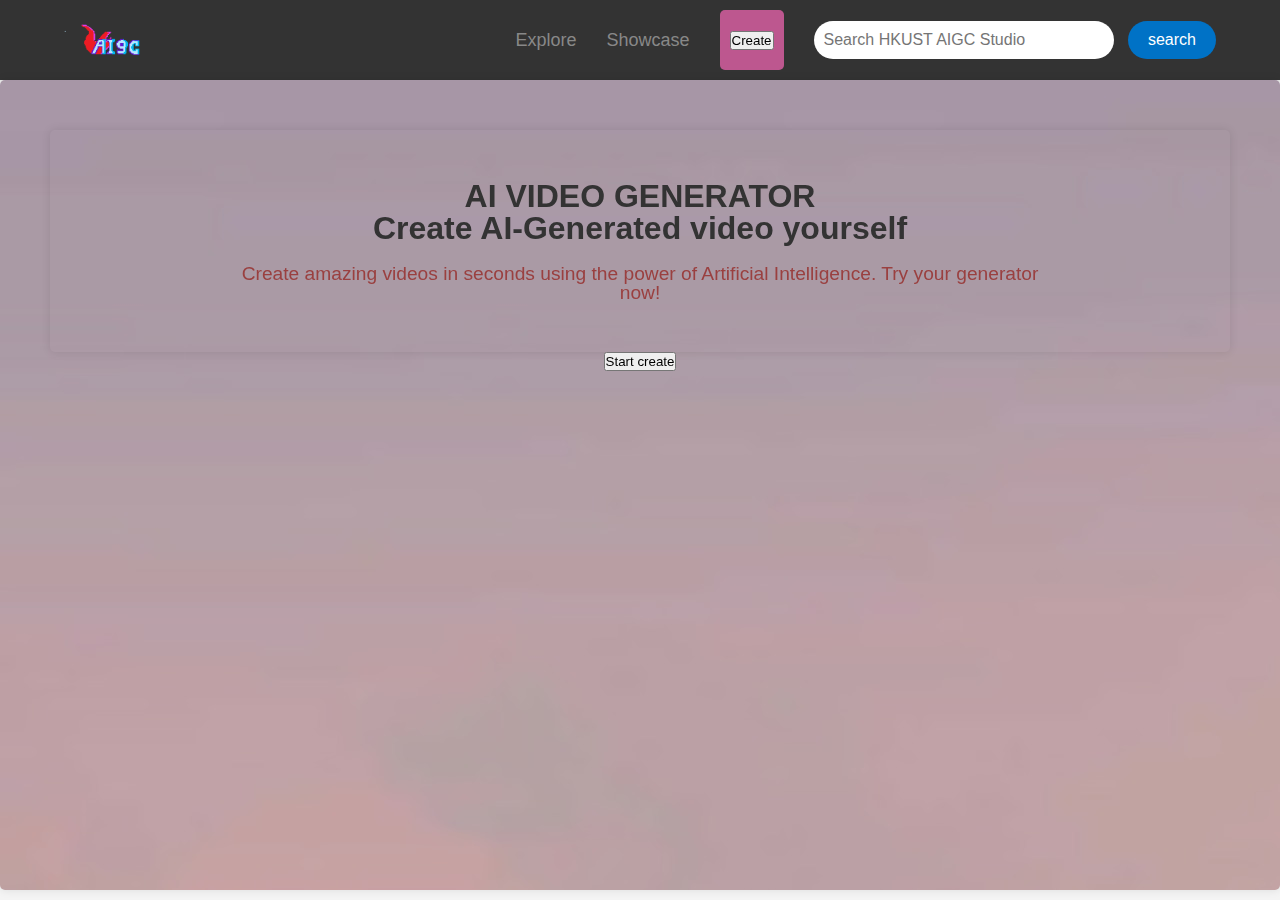
<file: index.html>
<!DOCTYPE html>
<html lang = "en-us">

<head>
  <meta charset="utf-8">
  <meta name = "description" content="A studio that shows videos produced by generative AI">
  <meta name = "keywords" content="Generative AI,video,github">
  <meta name = "viewport" content="width=device-width, initial-scale=1.0, maximum-scale=1.0, user-scalable=yes">
  <title> HKUST AIGC Studio</title>

  <link rel = "stylesheet" href = "/css/reset.css">
  <link rel = "stylesheet" href = "/css/pageStyle.css">
  <link rel = "stylesheet" href = "/css/index.css">
  <link rel = "stylesheet" href = "/css/topbar.css">
</head>

<body>
  
  <!--top navigation-->

  <div class = "topbar">

    <div class = "container clearfix">
      <!--logo-->

      <div class = "topbar-icon leftfix">
        <a href = "/"> <img class = "logo" src="/images/logo1.png" alt="HKUST AIGC logo"> </a>
      </div>

      <!--navigation-->

      <div class = "topbar-navigation rightfix">
        <ul class = "list clearfix">
          <li> 
            <a href= "/explore"> Explore</a> 
          </li>
          <li> 
            <a href="/showcase" > Showcase </a> 
          </li>
        </ul>

        <div class = "Creator">
          <a href="/videoCreators"> 
            <button> Create </button>
          </a> 
        </div>

        <div class = "searchBox">
          <form action = "/search/creations/">
            <input type = "text" name = "searchText" placeholder = "Search HKUST AIGC Studio">
            <button> search </button>
          </form> 
        </div>
        
      </div>

    </div>

  </div>

  <div class = "promotion">

    <div class = "promotional-page"> 
      <div class = "promotional-words">
        <h1 class = "title"> 
          <span class = "title-words"> AI VIDEO GENERATOR  </span> </br>
          Create AI-Generated video yourself 
        </h1>

        <p class = "slogan">
          Create amazing videos in seconds using the power of Artificial Intelligence. Try your generator now!
        </p>

      </div>
    </div>

    <div class = "start-creating">
      <a href="/videoCreators">
        <button> Start create </button>
      </a>
    </div>
  
  </div>

</body>

</html>
</file>
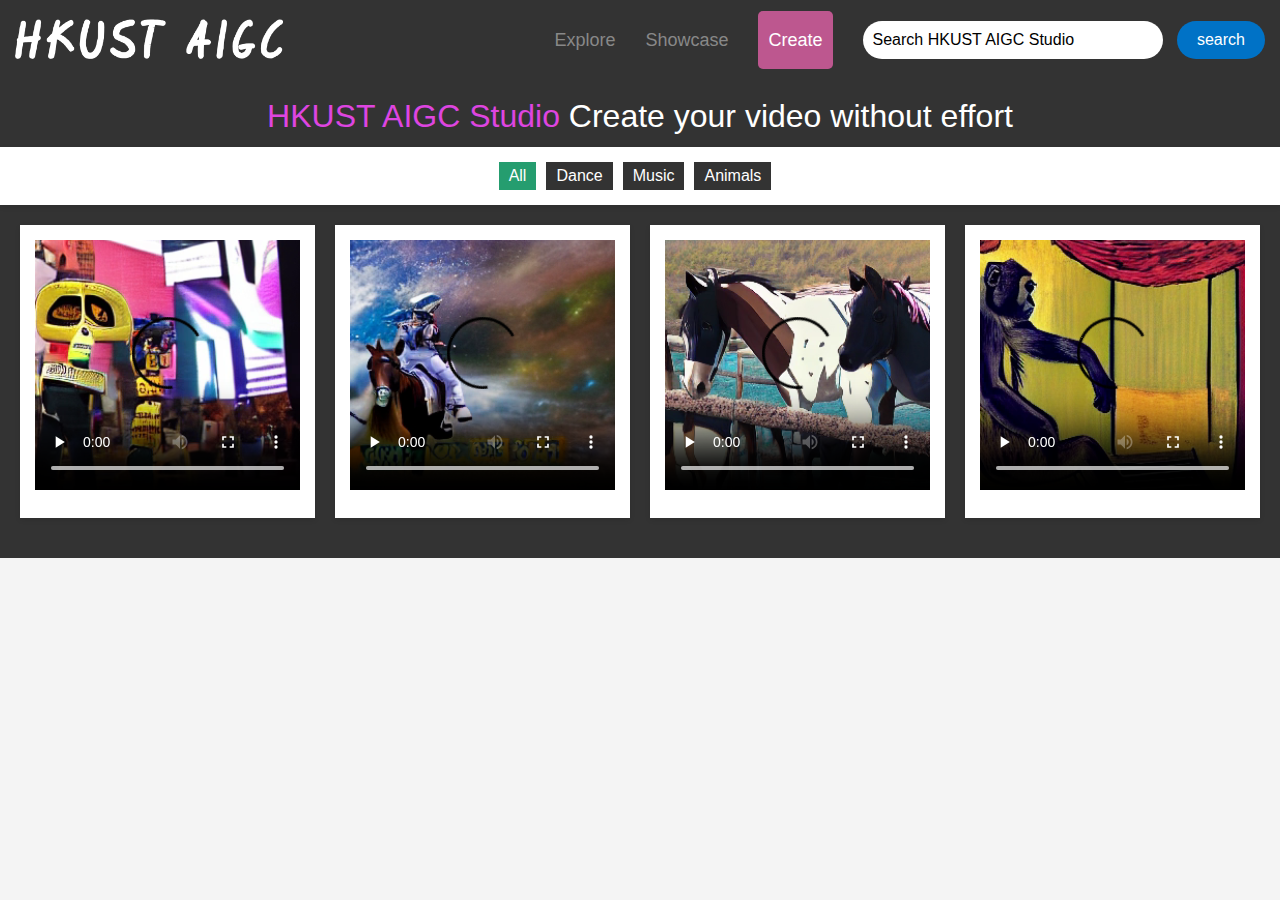
<file: explore/index.html>
<!DOCTYPE html>
<html lang = "en-us">

<head>
  <meta charset="utf-8">
  <meta name = "description" content="A studio that shows videos produced by generative AI">
  <meta name = "keywords" content="Generative AI,video,github">
  <meta name = "viewport" content="width=device-width, initial-scale=1.0, maximum-scale=1.0, user-scalable=yes">
  <title> HKUST AIGC Studio</title>

  <link rel = "stylesheet" href = "/css/reset.css">
  <link rel = "stylesheet" href = "/css/style.css">
  <link rel = "stylesheet" href = "/css/explore.css">
  <link rel = "stylesheet" href = "/css/topbar.css">
</head>

<body>
  
  <!--top navigation-->

  <div class = "topbar">
    
    <div class = "container clearfix">
      <div class = "topbar-icon leftfix">
        <a href = "/"> <img class = "logo" src="/images/logo.png" alt="HKUST AIGC logo"> </a>
      </div>

      <div class = "topbar-navigation rightfix">
        <ul class = "list clearfix">
          <li> 
            <a href= "/explore"> Explore</a> 
          </li>
          <li> 
            <a href="/showcase" > Showcase </a> 
          </li>
        </ul>

        <div class = "Creator">
          <a href="/videoCreators" > Create </a> 
        </div>

        <div class="searchBox">
          <form action = "/index.html">
            <input type = "text" name = "searchText" value = "Search HKUST AIGC Studio">
            <button> search </button>
          </form> 
        </div>
        
      </div>

    </div>

  </div>


  <!--video showcase-->

  <!--Studio title-->

  <div class = "explore">
    <div class = "explore-page">
      <div class = "explore-words"> 
        <h1> 
          <span class = "title"> HKUST AIGC Studio </span>
          Create your video without effort
        </h1> 
      </div>
    </div>

    <!--filter bar-->
    <div class="filter-bar">

      <div class="tag-filter">
        <button class="active" data-filter="all">All</button>
        <button data-filter="dance">Dance</button>
        <button data-filter="music">Music</button>
        <button data-filter="animals">Animals</button>
      </div>

    </div>
    
    <!--video grid-->

    <div class="video-grid">
      <div class="video-item">
        <video src="/videos/RobotDancing.mp4" alt="Video 1" controls>
        <h2>Video 1</h2>
      </div>

      <div class="video-item">
        <video src="/videos/AstronautRiding.mp4" alt="Video 2" controls>
        <h2>Video 2</h2>
      </div>
      
      <div class="video-item">
        <video src="/videos/HorseDrinking.mp4" alt="Video 2" controls>
        <h2>Video 3</h2>
      </div>
      
      <div class="video-item">
        <video src="/videos/MonkeyPiano.mp4" alt="Video 2" controls>
        <h2>Video 4</h2>
      </div>

    </div> 

  </div>

</body>

</html>
</file>
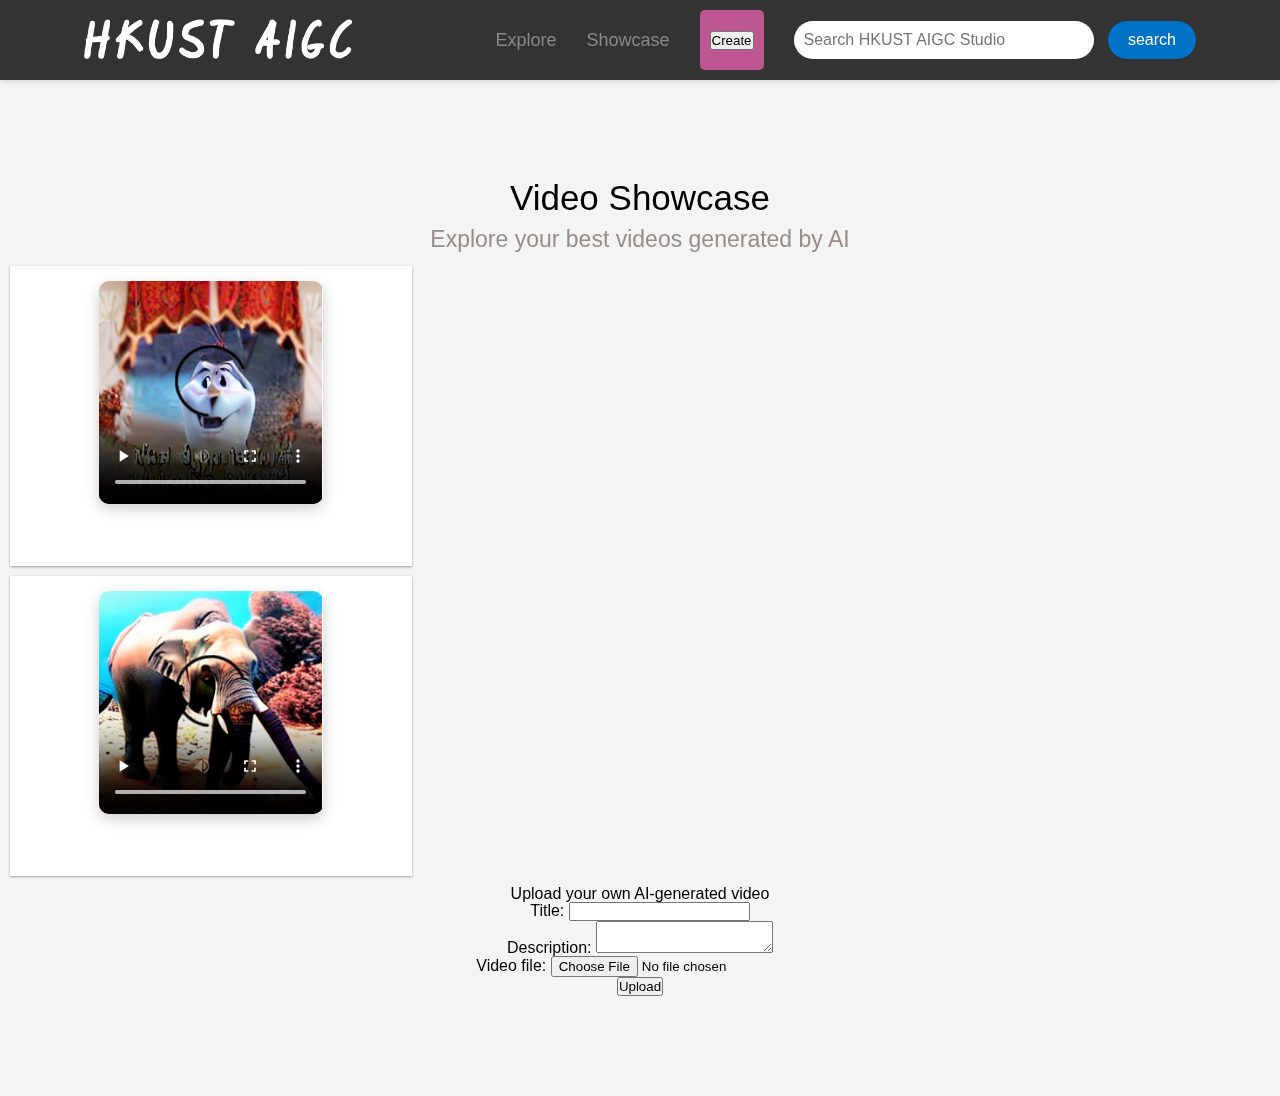
<file: showcase/index.html>
<!DOCTYPE html>
<html lang = "en-us">

<head>
  <meta charset="utf-8">
  <meta name = "description" content="A studio that shows videos produced by generative AI">
  <meta name = "keywords" content="Generative AI,video,github">
  <meta name = "viewport" content="width=device-width, initial-scale=1.0, maximum-scale=1.0, user-scalable=yes">
  <title> HKUST AIGC Studio</title>

  <link rel = "stylesheet" href = "/css/reset.css">
  <link rel = "stylesheet" href = "/css/pageStyle.css">
  <link rel = "stylesheet" href = "/css/topbar.css">
  <link rel = "stylesheet" href = "/css/showcase.css">
  <link rel = "stylesheet" href = "/css/videoSytle.css">
</head>

<body>
  
  <!--top navigation-->

  <div class = "topbar">
    
    <div class = "container clearfix">
      <div class = "topbar-icon leftfix">
        <a href = "/"> <img class = "logo" src="/images/logo.png" alt="HKUST AIGC logo"> </a>
      </div>

      <div class = "topbar-navigation rightfix">
        <ul class = "list clearfix">
          <li> 
            <a href= "/explore"> Explore</a> 
          </li>
          <li> 
            <a href="/showcase" > Showcase </a> 
          </li>
        </ul>

        <div class = "Creator">
          <a href="/videoCreators"> 
            <button> Create </button>
          </a> 
        </div>

        <div class = "searchBox">
          <form action = "/search/creations/">
            <input type = "text" name = "searchText" placeholder = "Search HKUST AIGC Studio">
            <button> search </button>
          </form> 
        </div>
        
      </div>

    </div>

  </div>

  <!-- Video showcase -->
  <div class="page">
      <div class = "page-title">
        <h1> 
          <div class="title">
            <span> Video Showcase </span> <br>
          </div>
          Explore your best videos generated by AI
        </h1> 
      </div>

      <div class="video-grid">
        <!--just an simple example, more js code should be used-->
        <div class = "video-item">
          <video src="/videos/users/FireBurning.mp4" alt="Video 1" controls>
          <h2> User' s video 1 </h2>
        </div>

        <div class = "video-item">
          <video src="/videos/users/elephantWalking.mp4" alt="Video 2" controls>
          <h2> User' s video 2 </h2>
        </div>
        <!-- Video cards will be dynamically generated here -->

      </div>

      <div class="upload-form">

        <h2> Upload your own AI-generated video </h2>

        <form action="/upload" method="POST" enctype="multipart/form-data">
          <div class="form-group">
            <label for="title">Title:</label>

            <input type="text" id="title" name="title" required>
          </div>

          <div class="form-group">
            <label for="description">Description:</label>

            <textarea id="description" name="description" required></textarea>
          </div>

          <div class="form-group">
            <label for="video">Video file:</label>

            <input type="file" id="video" name="video" accept="video/*" required>
          </div>

          <button type="submit">Upload</button>
        </form>
      </div>

  </div>

</body>

</html>
</file>
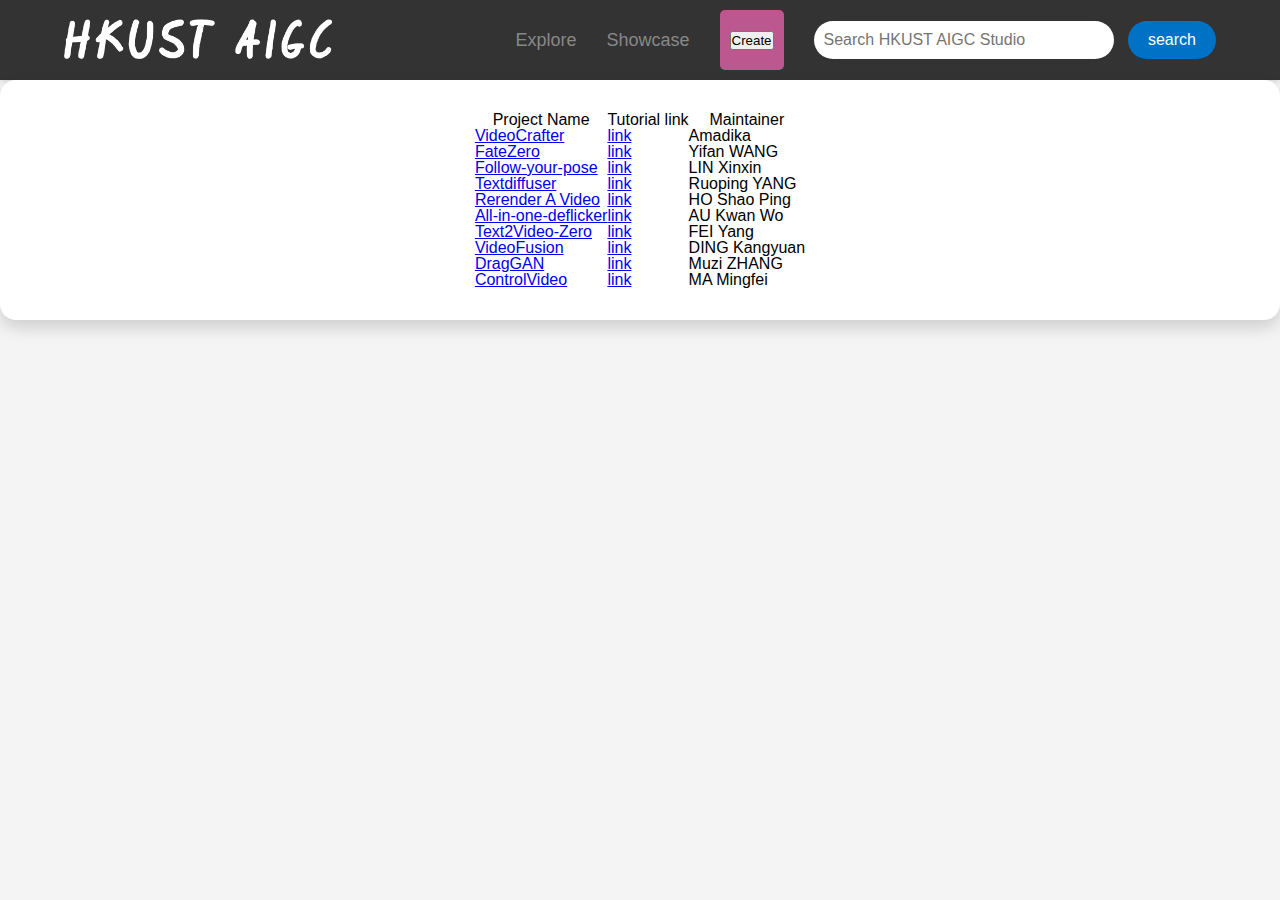
<file: videoCreators/index.html>
<!DOCTYPE html>
<html lang = "en-us">

<head>
  <meta charset="utf-8">
  <meta name = "description" content="A studio that shows videos produced by generative AI">
  <meta name = "keywords" content="Generative AI,video,github">
  <meta name = "viewport" content="width=device-width, initial-scale=1.0, maximum-scale=1.0, user-scalable=yes">
  <title> HKUST AIGC Studio</title>

  <link rel = "stylesheet" href = "/css/reset.css">
  <link rel = "stylesheet" href = "/css/pageStyle.css">
  <link rel = "stylesheet" href = "/css/topbar.css">
  <link rel = "stylesheet" href = "/css/videoCreators.css">
</head>

<body>
  
  <!--top navigation-->

  <div class = "topbar">
    
    <div class = "container clearfix">
      <div class = "topbar-icon leftfix">
        <a href = "/"> <img class = "logo" src="/images/logo.png" alt="HKUST AIGC logo"> </a>
      </div>

      <div class = "topbar-navigation rightfix">
        <ul class = "list clearfix">
          <li> 
            <a href= "/explore"> Explore</a> 
          </li>
          <li> 
            <a href="/showcase" > Showcase </a> 
          </li>
        </ul>

        <div class = "Creator">
          <a href="/videoCreators"> 
            <button> Create </button>
          </a> 
        </div>

        <div class = "searchBox">
          <form action = "/search/creations/">
            <input type = "text" name = "searchText" placeholder = "Search HKUST AIGC Studio">
            <button> search </button>
          </form> 
        </div>
        
      </div>

    </div>

  </div>

  <div class = "creators">
    <table class = "creatorList">
      <thead>
        <tr>
          <th>Project Name</th>
          <th>Tutorial link</th>
          <th>Maintainer</th>
        </tr>
      </thead>
      <tbody>
        <tr>
          <td> <a href = "https://github.com/VideoCrafter/VideoCrafter"> VideoCrafter </a> </td>
          <td> <a href = "/videoCreators/tutorial1"> link </a> </td>
          <td>Amadika </td>
        </tr>
        <tr>
          <td> <a href = "https://fate-zero-edit.github.io/"> FateZero </a></td>
          <td><a href = "/videoCreators/tutorial2"> link </a> </td>
          <td>Yifan WANG</td>
        </tr>
        <tr>
          <td><a href = "https://follow-your-pose.github.io/"> Follow-your-pose </a> </td>
          <td><a href = "/videoCreators/tutorial3"> link </a> </td>
          <td>LIN Xinxin</td>
        </tr>
        <tr>
          <td><a href = "https://github.com/microsoft/unilm/tree/master/textdiffuser"> Textdiffuser </a></td>
          <td><a href = "/videoCreators/tutorial4"> link </a> </td>
          <td>Ruoping YANG</td>
        </tr>
        <tr>
          <td> <a href = "https://anonymous-31415926.github.io/"> Rerender A Video </a> </td>
          <td><a href = "/videoCreators/tutorial5"> link </a> </td>
          <td>HO Shao Ping</td>
        </tr>
        <tr>
          <td> <a href = "https://github.com/ChenyangLEI/All-In-One-Deflicker">All-in-one-deflicker</a></td>
          <td><a href = "/videoCreators/tutorial6"> link </a> </td>
          <td>AU Kwan Wo</td>
        </tr>
        <tr>
          <td> <a href = "https://github.com/Picsart-AI-Research/Text2Video-Zero"> Text2Video-Zero </a></td>
          <td><a href = "/videoCreators/tutorial7"> link </a> </td>
          <td>FEI Yang</td>
        </tr>
        <tr>
          <td> <a href = "https://github.com/modelscope/modelscope/"> VideoFusion </a></td>
          <td><a href = "/videoCreators/tutorial8"> link </a> </td>
          <td>DING Kangyuan</td>
        </tr>
        <tr>
          <td> <a href = "https://github.com/XingangPan/DragGAN"> DragGAN </a></td>
          <td><a href = "/videoCreators/tutorial9"> link </a> </td>
          <td>Muzi ZHANG</td>
        </tr>
        <tr>
          <td> <a href = "https://github.com/YBYBZhang/ControlVideo"> ControlVideo</a></td>
          <td><a href = "/videoCreators/tutorial10"> link </a> </td>
          <td>MA Mingfei</td>
        </tr>
      </tbody>
    </table>

  </div>

</body>

</html>
</file>
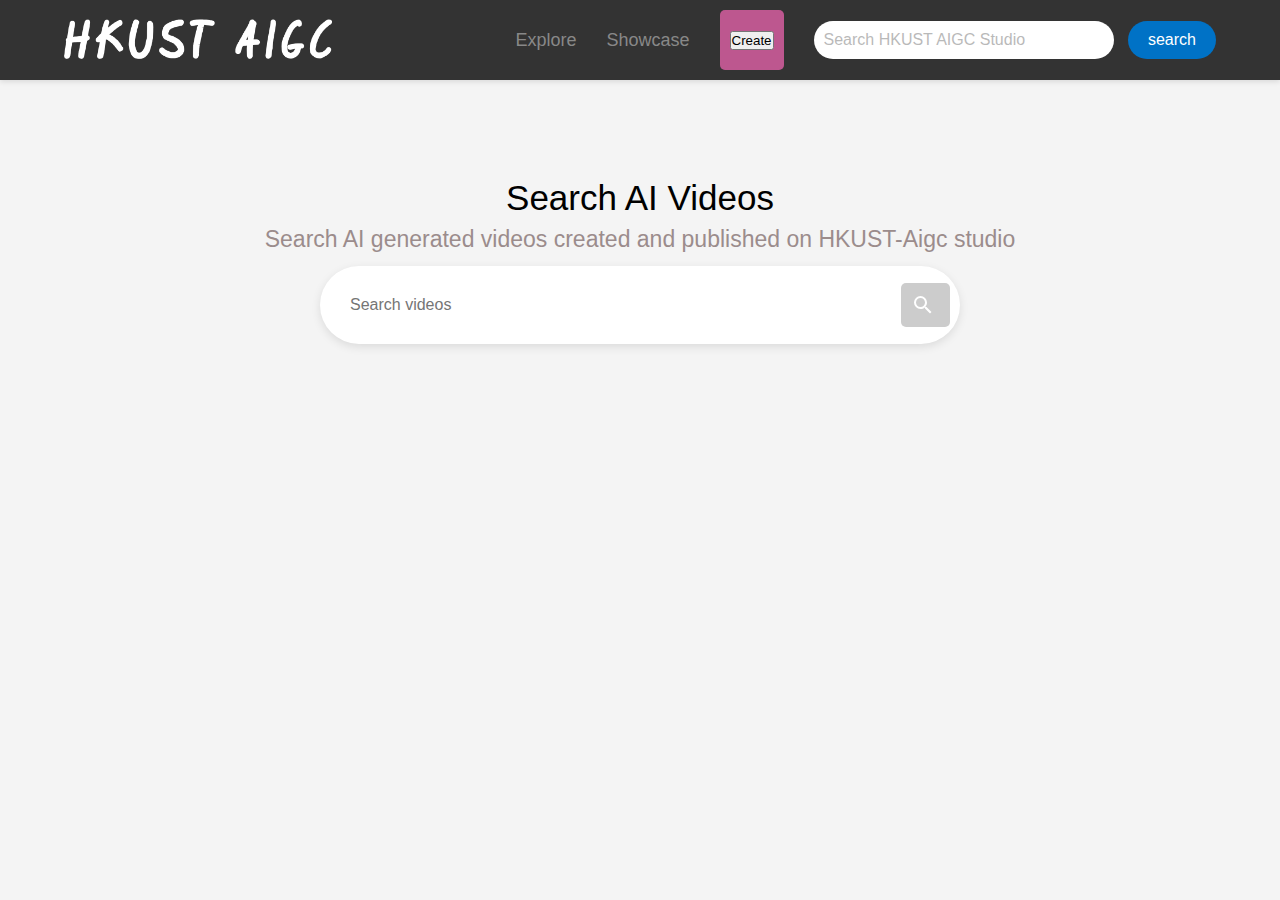
<file: search/creations/index.html>
<!DOCTYPE html>
<html lang = "en-us">

<head>
  <meta charset="utf-8">
  <meta name = "description" content="A studio that shows videos produced by generative AI">
  <meta name = "keywords" content="Generative AI,video,github">
  <meta name = "viewport" content="width=device-width, initial-scale=1.0, maximum-scale=1.0, user-scalable=yes">
  <title> HKUST AIGC Studio</title>

  <link rel = "stylesheet" href = "/css/reset.css">
  <link rel = "stylesheet" href = "/css/pageStyle.css">
  <link rel = "stylesheet" href = "/css/videoSytle.css">
  <link rel = "stylesheet" href = "/css/topbar.css">
  <link rel = "stylesheet" href = "/css/search.css">
</head>

<body>
  
  <!--top navigation-->

  <div class = "topbar">

    <div class = "container clearfix">
      <!--logo-->

      <div class = "topbar-icon leftfix">
        <a href = "/"> <img class = "logo" src="/images/logo.png" alt="HKUST AIGC logo"> </a>
      </div>

      <!--navigation-->

      <div class = "topbar-navigation rightfix">
        <ul class = "list clearfix">
          <li> 
            <a href= "/explore"> Explore</a> 
          </li>
          <li> 
            <a href="/showcase" > Showcase </a> 
          </li>
        </ul>

        <div class = "Creator">
          <a href="/videoCreators"> 
            <button> Create </button>
          </a> 
        </div>

        <div class = "searchBox">
          <form action = "/search/creations/">
            <input type = "text" name = "searchText" placeholder = "Search HKUST AIGC Studio">
            <button> search </button>
          </form> 
        </div>
        
      </div>

    </div>

  </div>

  <div class="page">

    <div class = "page-title"> 
      <h1> 
        <div class = "title"> 
          <span class> Search AI Videos </span>
        </div>
        Search AI generated videos created and published on HKUST-Aigc studio
      </h1> 
    </div>

    <form class = "search-text">
      <div class="search-temp"> </div>
      <div class = "searchVideo-page">
        <div class = "searchVideo-box">

          <input type = "search" placeholder = "Search videos" name = "searchText">
          <button disabled class = "search-button"> 
            
            <span class = "search-icon">  
              <svg class="mdi-icon " width="24" height="24" fill="currentColor" viewBox="0 0 24 24">
                <path d="M9.5,3A6.5,6.5 0 0,1 16,9.5C16,11.11 15.41,12.59 14.44,13.73L14.71,14H15.5L20.5,19L19,
                20.5L14,15.5V14.71L13.73,
                14.44C12.59,15.41 11.11,16 9.5,16A6.5,
                6.5 0 0,1 3,9.5A6.5,6.5 0 0,1 9.5,3M9.5,5C7,5 5,7 5,9.5C5,
                12 7,14 9.5,14C12,14 14,12 14,9.5C14,7 12,5 9.5,5Z">
              </path>
            </svg> 
            </span>

          </button>
        
        </div>

      </div>

    </form>

  </div>

</body>

</html>
</file>
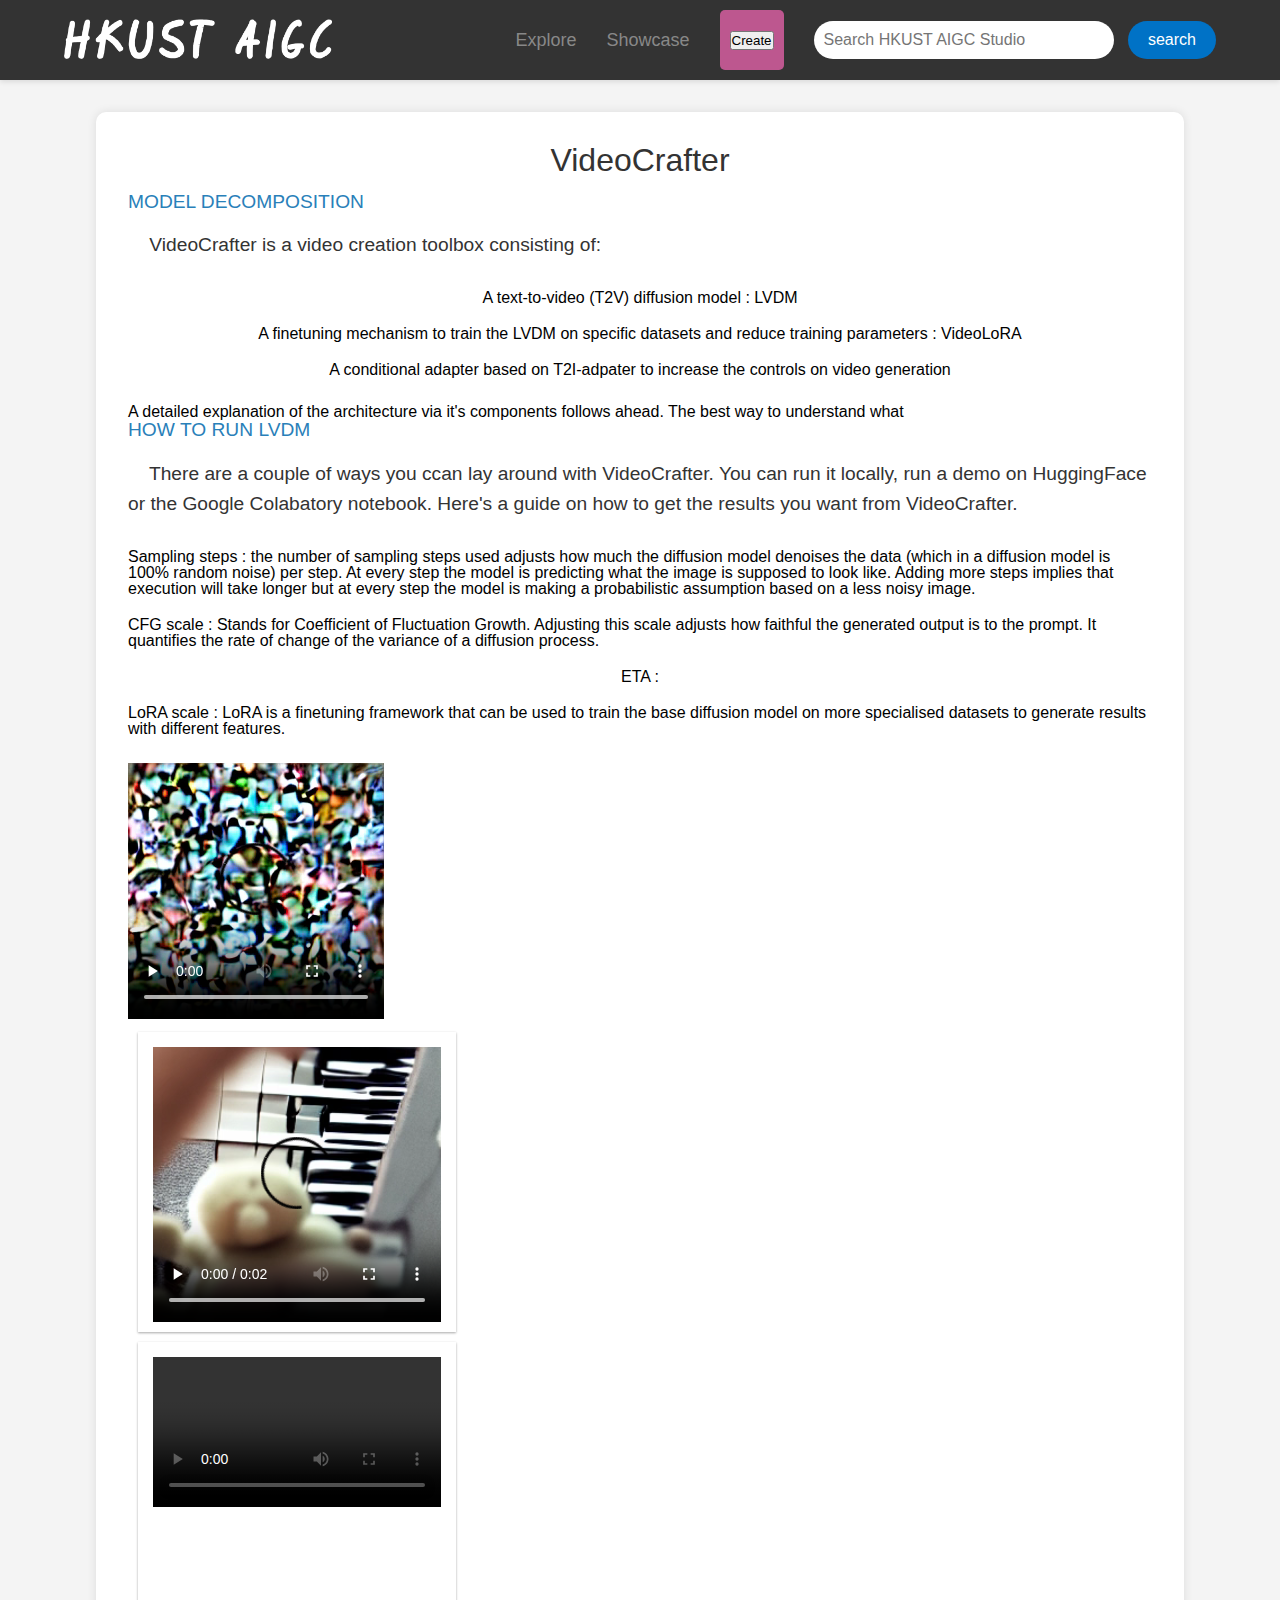
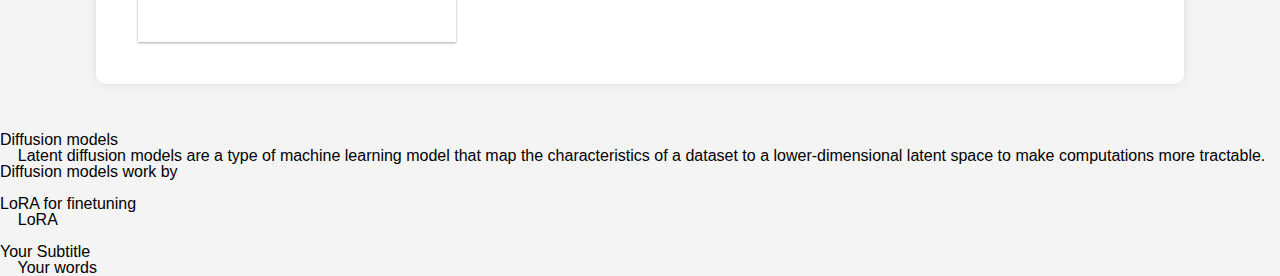
<file: videoCreators/tutorial1/index.html>
<!DOCTYPE html>
<html lang = "en-us">

<head>
  <meta charset="utf-8">
  <meta name = "description" content="A studio that shows videos produced by generative AI">
  <meta name = "keywords" content="Generative AI,video,github">
  <meta name = "viewport" content="width=device-width, initial-scale=1.0, maximum-scale=1.0, user-scalable=yes">
  <title> HKUST AIGC Studio</title>

  <link rel = "stylesheet" href = "/css/reset.css">
  <link rel = "stylesheet" href = "/css/pageStyle.css">
  <link rel = "stylesheet" href = "/css/topbar.css">
  <link rel = "stylesheet" href = "/css/tutorial.css">
  <link rel = "stylesheet" href = "/css/videoSytle.css">
</head>

<body>
  
  <!--top navigation-->

  <div class = "topbar">

    <div class = "container clearfix">
      <!--logo-->

      <div class = "topbar-icon leftfix">
        <a href = "/"> <img class = "logo" src="/images/logo.png" alt="HKUST AIGC logo"> </a>
      </div>

      <!--navigation-->

      <div class = "topbar-navigation rightfix">
        <ul class = "list clearfix">
          <li> 
            <a href= "/explore"> Explore</a> 
          </li>
          <li> 
            <a href="/showcase" > Showcase </a> 
          </li>
        </ul>

        <div class = "Creator">
          <a href="/videoCreators"> 
            <button> Create </button>
          </a> 
        </div>

        <div class = "searchBox">
          <form action = "/search/creations/">
            <input type = "text" name = "searchText" placeholder = "Search HKUST AIGC Studio">
            <button> search </button>
          </form> 
        </div>
        
      </div>

    </div>
  </div>

  <!--Never modify the above code to avoid ruining the website-->

  <div class = "tutorial">

    <!--The following is what you need to modify-->
    <!--This a template which contains title, subtitle and text part of your article-->
    <!---->

    <article> 
      <h2 class = "Title"> VideoCrafter </h2>

      <!--The following includes a subtitle and a text-->
      <h3 class = "Subtitle"> 
        <span> Model decomposition</span>
      </h3>
      
      <p class = "Text"> 
        <span> 
          <!-- &nbsp is a character entity reference that stands for "non-breaking space."-->
          &nbsp; &nbsp; VideoCrafter is a video creation toolbox consisting of:
            <ul>
                <li> A text-to-video (T2V) diffusion model : LVDM  
                <li> A finetuning mechanism to train the LVDM on specific datasets and reduce training parameters : VideoLoRA 
                <li> A conditional adapter based on T2I-adpater to increase the controls on video generation
            </ul>
          A detailed explanation of the architecture via it's components follows ahead. The best way to understand what 
        </span>
          <br>
        
        <h3 class = "Subtitle"> <!-- Amadika : Add subsection to the stylesheet if you want --> 
            <span> How to Run LVDM </span>
        </h3>
        <p class = "Text">
        <span>
          &nbsp; &nbsp; There are a couple of ways you ccan lay around with VideoCrafter. You can run it locally, run a demo on HuggingFace or
          the Google Colabatory notebook.
          Here's a guide on how to get the results you want from VideoCrafter. 
    
          <ul>
              <li>
                Sampling steps : the number of sampling steps used adjusts how much the diffusion model denoises the data (which in a diffusion model is 100% random noise) per step. At every step the model is predicting what the image is supposed to look like. Adding more steps implies that execution will take longer but at every step the model is making a probabilistic assumption based on a less noisy image.
              </li>
            <!-- Mention in the paper where this comes up when you're talking about variance in the diffusion process -->
              <li> CFG scale : Stands for Coefficient of Fluctuation Growth. Adjusting this scale adjusts how faithful the generated output is to the prompt. It quantifies the rate of change of the variance of a diffusion process. 
              </li> 
           
              <li> ETA : </li>
              <li> LoRA scale : LoRA is a finetuning framework that can be used to train the base diffusion model on more specialised datasets to generate results with different features.  </li>
          </ul>
      </span>
        
           <div class = "video-grid>
              <div class = "video-item">
                <video src = "/videos/VideoCrafter/teddy_bear_playing_piano_high_definition_4k_1.mp4" alt = "1 Sampling Step" controls> 
                </div>
            <div class = "video-item">
                <video src = "/videos/VideoCrafter/teddy_bear_playing_piano_high_definition_4k_10.mp4" alt = "10 Sampling Step" controls> 
                </div>
            <div class = "video-item">
                <video sc = "/videos/VideoCrafter/teddy_vbear_laying_piano_high_definition_4k_50.mp4" alt = "50 sampling" controls>
            </div>
            </div>
        
      </p>

      <br> <!--It is used to create a line break or a new line-->

      <h3 class = "Subtitle">
        <span> Diffusion models </span>
      </h3>
      <p class = "Text">
        <span>
          &nbsp; &nbsp; Latent diffusion models are a type of machine learning model that map the characteristics of a dataset to a lower-dimensional latent space 
          to make computations more tractable. 
          Diffusion models work by 
        </span>
      </p>

      <br>

      <h3 class = "Subtitle">
        <span> LoRA for finetuning </span>
      </h3>
      <p class = "Text">
        <span>
          &nbsp; &nbsp; LoRA 
        </span>
      </p>
      
      <!--
        You can use the below code part to show your demo videos in the sytle that the website adopts
      -->
      
      <!-- <div class = "video-grid">
        <div class ="video-item">
          <video src="your_video1.mp4" alt="Video 1" controls>
        </div>
            
        <div class ="video-item">
          <video src="your_video2.mp4" alt="Video 2" controls>
        </div>
      </div> -->

      <br>
      
      <h3 class = "Subtitle">
        <span> Your Subtitle </span>
      </h3>
      <p class = "Text">
        <span>
          &nbsp; &nbsp; Your words
        </span>
      </p>

      <!--It' s up to you to write more-->

    </article>

  </div>
</body>
</file>
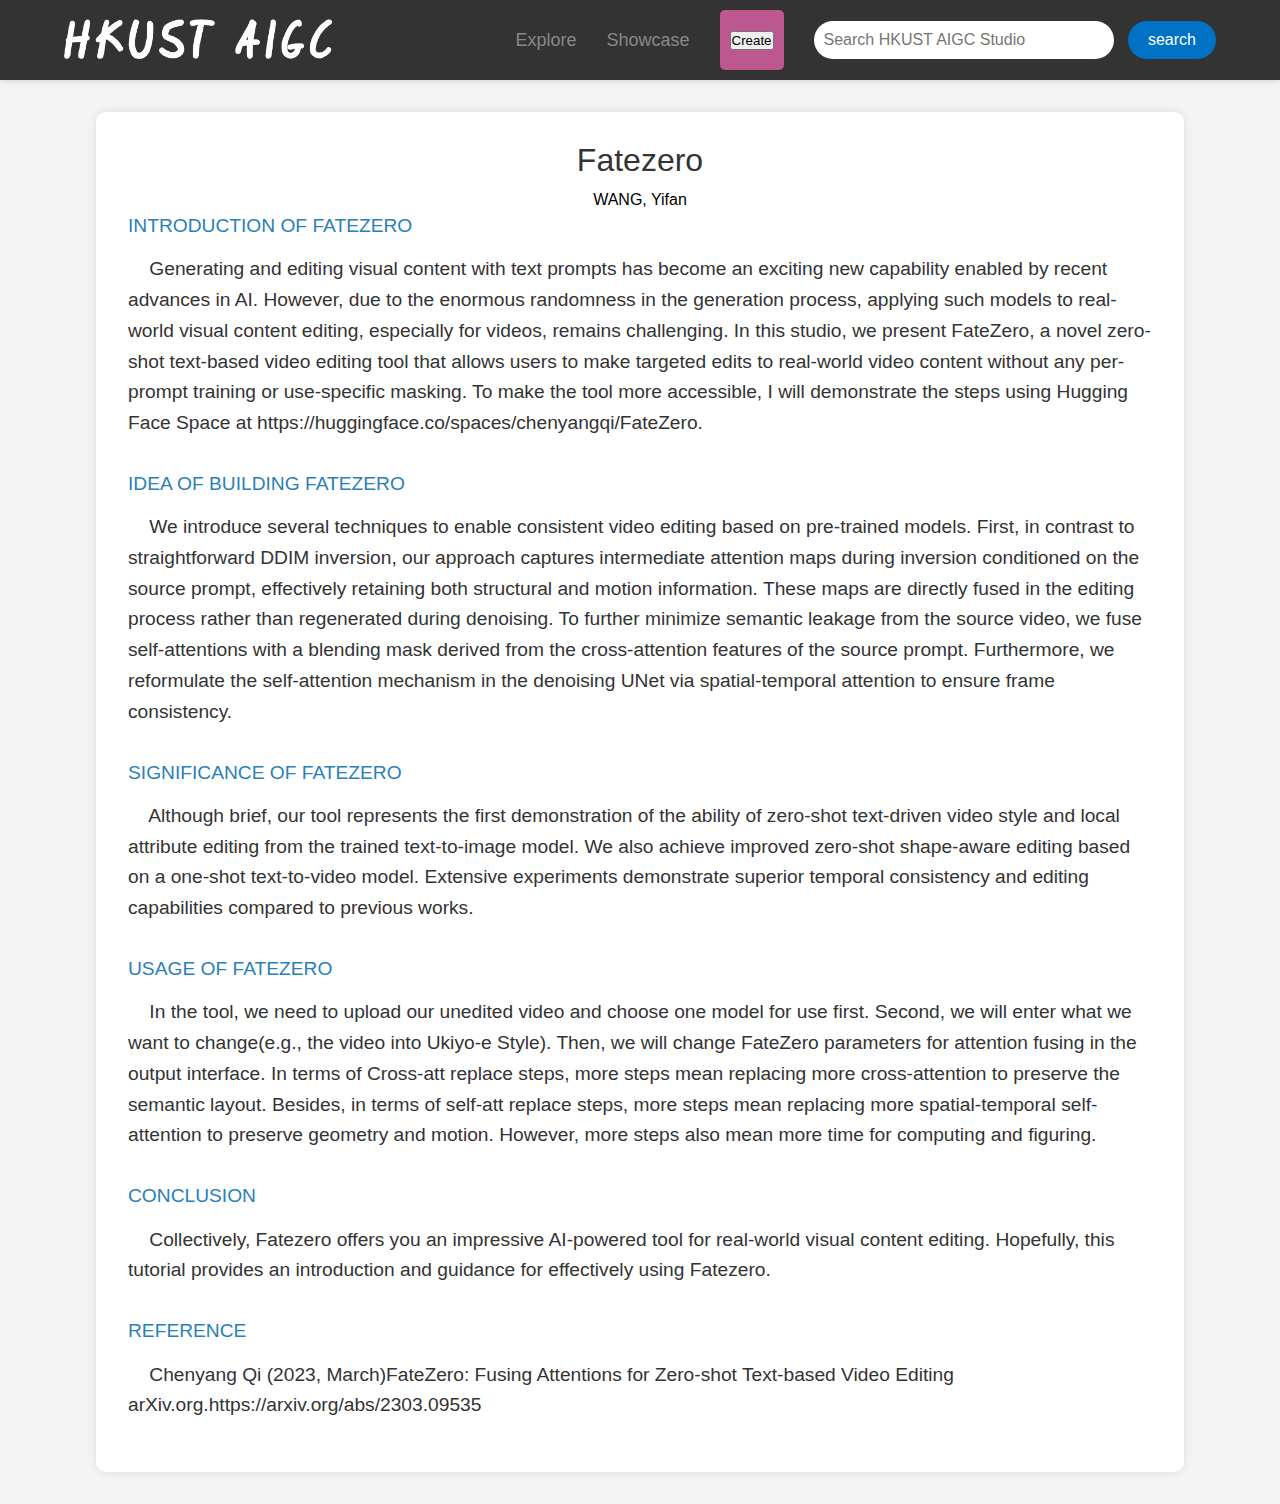
<file: videoCreators/tutorial2/index.html>
<!DOCTYPE html>
<html lang = "en-us">

<head>
  <meta charset="utf-8">
  <meta name = "description" content="A studio that shows videos produced by generative AI">
  <meta name = "keywords" content="Generative AI,video,github">
  <meta name = "viewport" content="width=device-width, initial-scale=1.0, maximum-scale=1.0, user-scalable=yes">
  <title> HKUST AIGC Studio</title>

  <link rel = "stylesheet" href = "/css/reset.css">
  <link rel = "stylesheet" href = "/css/pageStyle.css">
  <link rel = "stylesheet" href = "/css/topbar.css">
  <link rel = "stylesheet" href = "/css/tutorial.css">
  <link rel = "stylesheet" href = "/css/videoSytle.css">
</head>

<body>
  <!--top navigation-->

  <div class = "topbar">

    <div class = "container clearfix">
      <!--logo-->

      <div class = "topbar-icon leftfix">
        <a href = "/"> <img class = "logo" src="/images/logo.png" alt="HKUST AIGC logo"> </a>
      </div>

      <!--navigation-->

      <div class = "topbar-navigation rightfix">
        <ul class = "list clearfix">
          <li> 
            <a href= "/explore"> Explore</a> 
          </li>
          <li> 
            <a href="/showcase" > Showcase </a> 
          </li>
        </ul>

        <div class = "Creator">
          <a href="/videoCreators"> 
            <button> Create </button>
          </a> 
        </div>

        <div class = "searchBox">
          <form action = "/search/creations/">
            <input type = "text" name = "searchText" placeholder = "Search HKUST AIGC Studio">
            <button> search </button>
          </form> 
        </div>
        
      </div>

    </div>
  </div>

  <!--Never modify the above code to avoid ruining the website-->

  <div class = "tutorial">

    <!--The following is what you need to modify-->
    <!--This a template which contains title, subtitle and text part of your article-->
    <!---->

    <article> 
      <h2 class = "Title"> Fatezero </h2>
      <h3 class = "Author"> <span>WANG, Yifan </span> </h3>

      <!--The following includes a subtitle and a text-->
      <h3 class = "Subtitle"> 
        <span> Introduction of Fatezero
        </span>
      </h3>
      <p class = "Text">
        <!--It is also recommend to wrap each paragraph with <span> tags.--> 
        <span> 
          <!-- &nbsp is a character entity reference that stands for "non-breaking space."-->
          &nbsp; &nbsp; Generating and editing visual content with text prompts has become an exciting new capability enabled by recent advances in AI. However, due to the enormous randomness in the generation process, applying such models to real-world visual content editing, especially for videos, remains challenging. In this studio, we present FateZero, a novel zero-shot text-based video editing tool that allows users to make targeted edits to real-world video content without any per-prompt training or use-specific masking.
          To make the tool more accessible, I will demonstrate the steps using Hugging Face Space at https://huggingface.co/spaces/chenyangqi/FateZero.
          
        </span>
      </p>

      <!--You can copy the above part yourself to write the remaining parts-->

      <br> <!--It is used to create a line break or a new line-->

      <h3 class = "Subtitle">
        <span> Idea of building Fatezero </span>
      </h3>
      <p class = "Text">
        <span>
          &nbsp; &nbsp; We introduce several techniques to enable consistent video editing based on pre-trained models. 

          First, in contrast to straightforward DDIM inversion, our approach captures intermediate attention maps during inversion conditioned on the source prompt, effectively retaining both structural and motion information. These maps are directly fused in the editing process rather than regenerated during denoising. 
          
          To further minimize semantic leakage from the source video, we fuse self-attentions with a blending mask derived from the cross-attention features of the source prompt. Furthermore, we reformulate the self-attention mechanism in the denoising UNet via spatial-temporal attention to ensure frame consistency.
        </span>
      </p>
      
      <!--
        You can use the below code part to show your demo videos in the sytle that the website adopts
      -->
      
      <!-- <div class = "video-grid">
        <div class ="video-item">
          <video src="your_video1.mp4" alt="Video 1" controls>
        </div>
            
        <div class ="video-item">
          <video src="your_video2.mp4" alt="Video 2" controls>
        </div>
      </div> -->

      <br>

      <h3 class = "Subtitle">
        <span> Significance of Fatezero
        </span>
      </h3>
      <p class = "Text">
        <span>
          &nbsp; &nbsp; Although brief, our tool represents the first demonstration of the ability of zero-shot text-driven video style and local attribute editing from the trained text-to-image model. We also achieve improved zero-shot shape-aware editing based on a one-shot text-to-video model. Extensive experiments demonstrate superior temporal consistency and editing capabilities compared to previous works.
        </span>
      </p>

      <br>

      <h3 class = "Subtitle">
        <span> Usage of Fatezero </span>
      </h3>
      <p class = "Text">
        <span>
          &nbsp; &nbsp; In the tool, we need to upload our unedited video and choose one model for use first. Second, we will enter what we want to change(e.g., the video into Ukiyo-e Style). Then, we will change FateZero parameters for attention fusing in the output interface. In terms of Cross-att replace steps, more steps mean replacing more cross-attention to preserve the semantic layout. Besides, in terms of self-att replace steps, more steps mean replacing more spatial-temporal self-attention to preserve geometry and motion. However, more steps also mean more time for computing and figuring.
        </span>
      </p>

      <br> 

      <h3 class = "Subtitle">
        <span> Conclusion </span>
      </h3>
      <p class = "Text">
        <span>
          &nbsp; &nbsp; Collectively, Fatezero offers you an impressive AI-powered tool for real-world visual content editing. Hopefully, this tutorial provides an introduction and guidance for effectively using Fatezero.

        </span>
      </p>
      <br> 

      <h3 class = "Subtitle">
        <span> Reference </span>
      </h3>
      <p class = "Text">
        <span>
          &nbsp; &nbsp; Chenyang Qi (2023, March)FateZero: Fusing Attentions for Zero-shot Text-based Video Editing arXiv.org.https://arxiv.org/abs/2303.09535

        </span>
      </p>
      <!--It' s up to you to write more-->

    </article>

  </div>
</body>
</file>
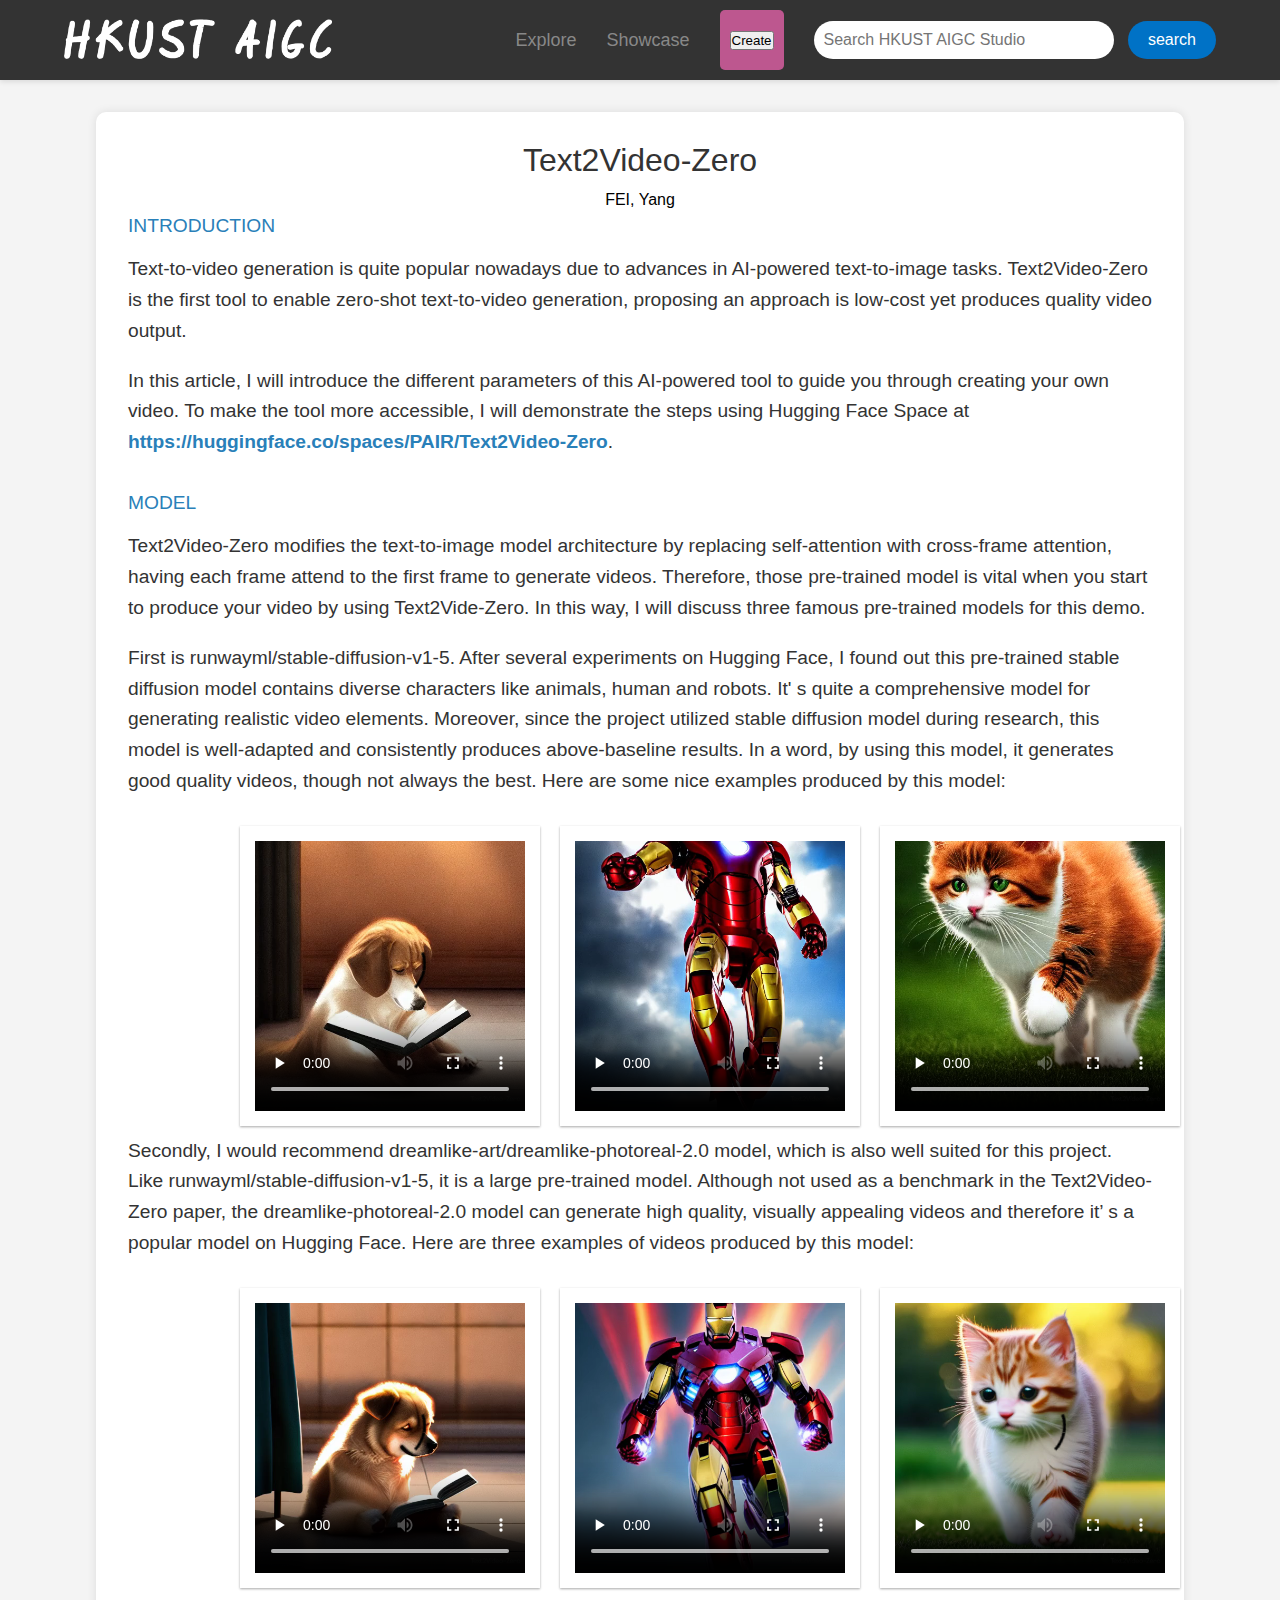
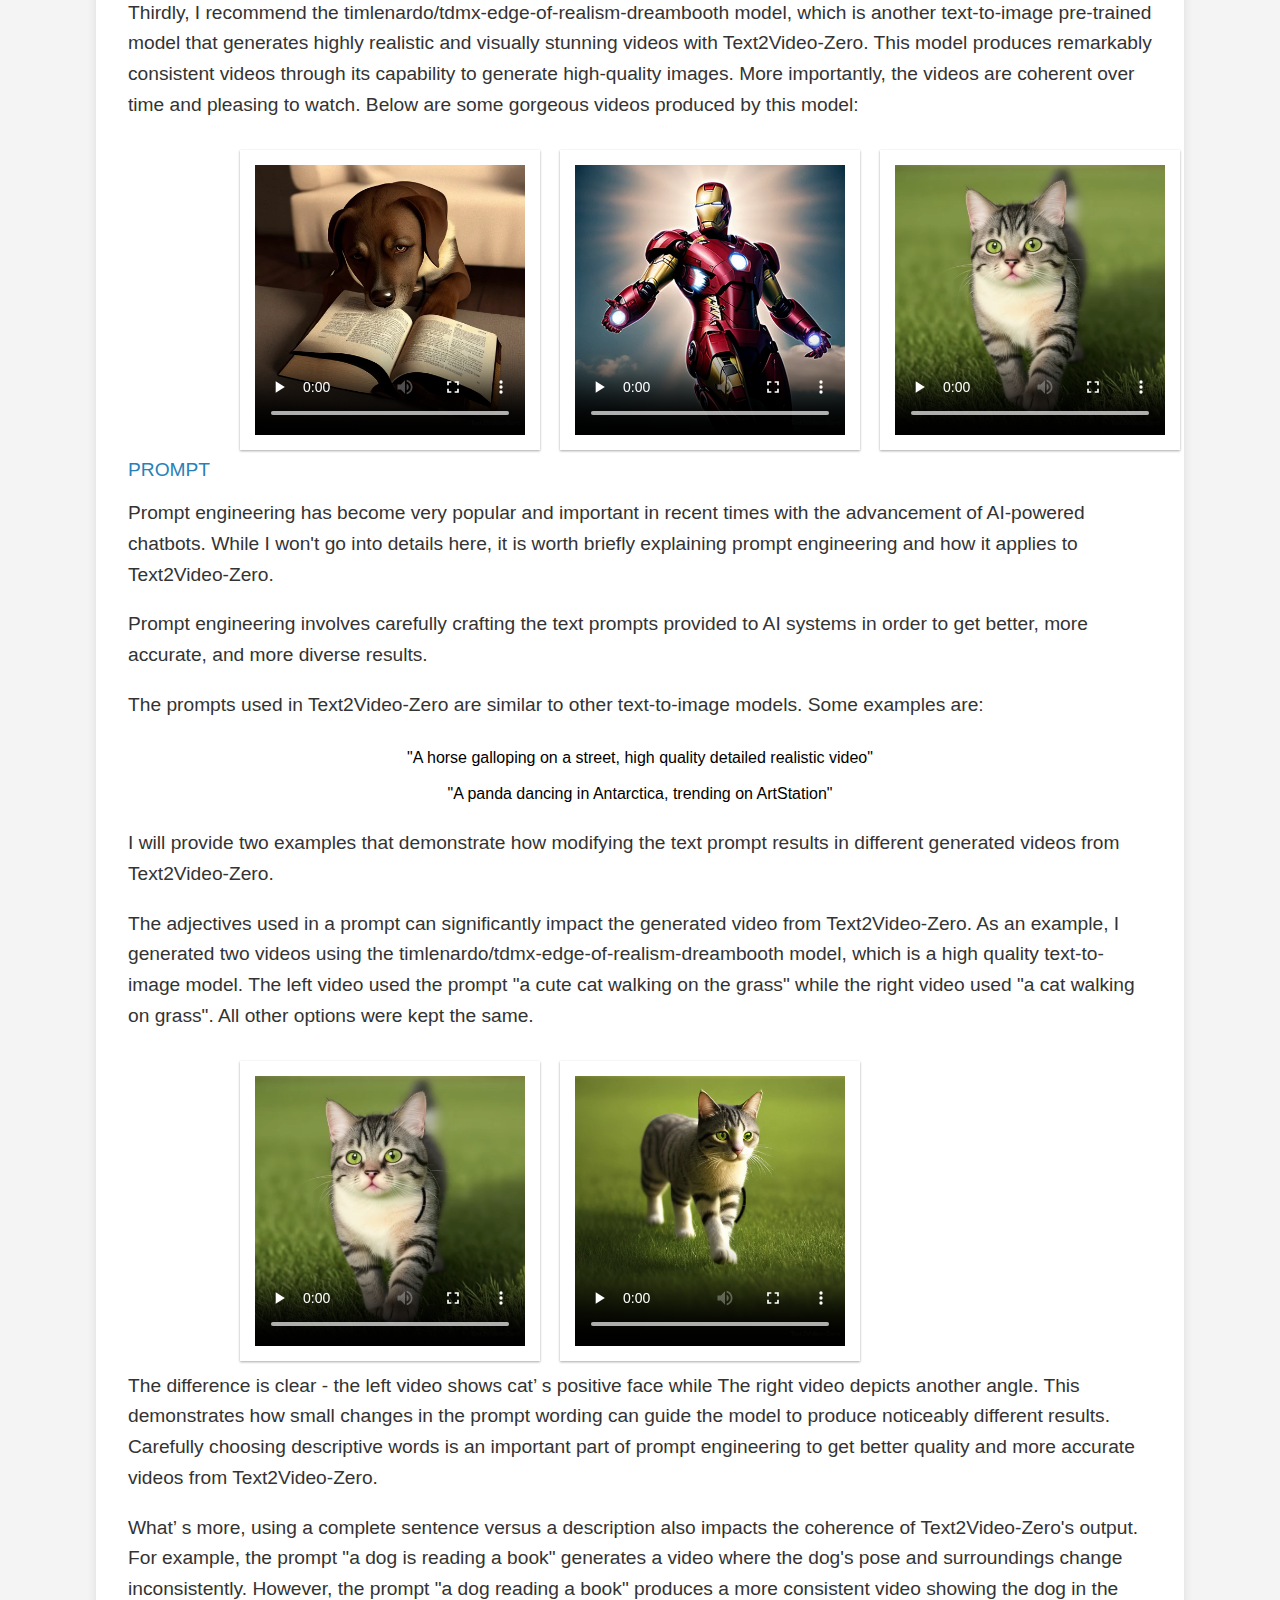
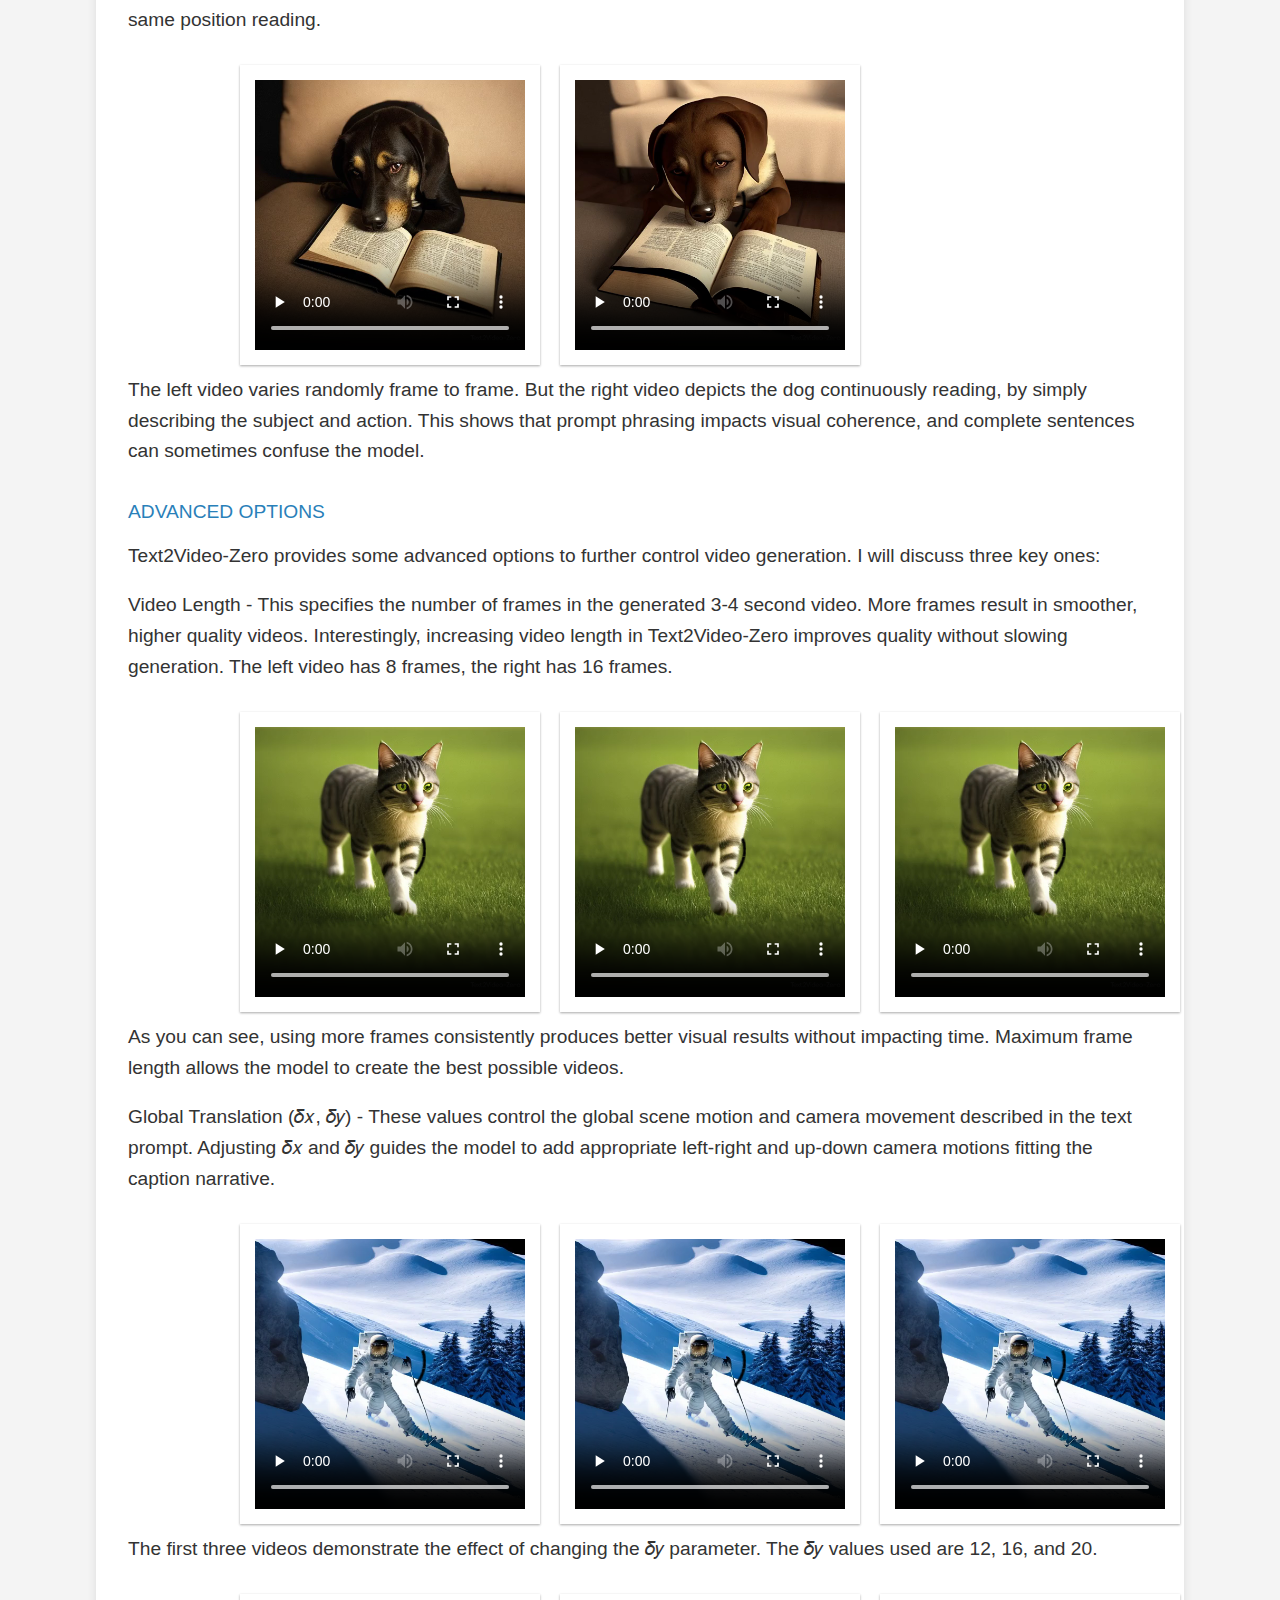
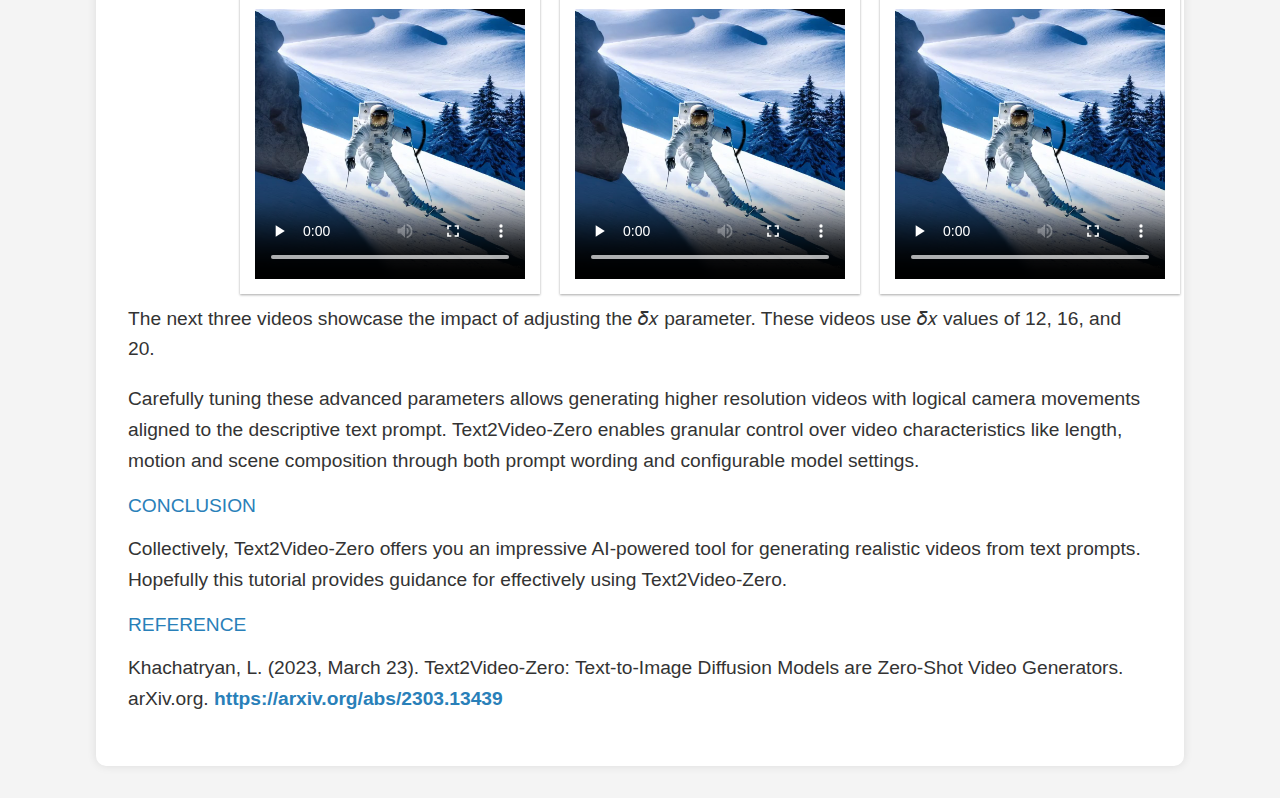
<file: videoCreators/tutorial7/index.html>
<!DOCTYPE html>
<html lang = "en-us">

<head>
  <meta charset="utf-8">
  <meta name = "description" content="A studio that shows videos produced by generative AI">
  <meta name = "keywords" content="Generative AI,video,github">
  <meta name = "viewport" content="width=device-width, initial-scale=1.0, maximum-scale=1.0, user-scalable=yes">
  <title> HKUST AIGC Studio</title>

  <link rel = "stylesheet" href = "/css/reset.css">
  <link rel = "stylesheet" href = "/css/pageStyle.css">
  <link rel = "stylesheet" href = "/css/topbar.css">
  <link rel = "stylesheet" href = "/css/tutorial.css">
  <link rel = "stylesheet" href = "/css/videoSytle.css">
</head>

<body>
  
  <!--top navigation-->

  <div class = "topbar">

    <div class = "container clearfix">
      <!--logo-->

      <div class = "topbar-icon leftfix">
        <a href = "/"> <img class = "logo" src="/images/logo.png" alt="HKUST AIGC logo"> </a>
      </div>

      <!--navigation-->

      <div class = "topbar-navigation rightfix">
        <ul class = "list clearfix">
          <li> 
            <a href= "/explore"> Explore</a> 
          </li>
          <li> 
            <a href="/showcase" > Showcase </a> 
          </li>
        </ul>

        <div class = "Creator">
          <a href="/videoCreators"> 
            <button> Create </button>
          </a> 
        </div>

        <div class = "searchBox">
          <form action = "/search/creations/">
            <input type = "text" name = "searchText" placeholder = "Search HKUST AIGC Studio">
            <button> search </button>
          </form> 
        </div>
        
      </div>

    </div>
  </div>

  <div class = "tutorial">

    <article> 
      <h2 class = "Title"> <span> Text2Video-Zero </span></h2>
      <h3 class = "Author"> <span>FEI, Yang</span> </h3>

      <h3 class = "Subtitle"> 
        <span> Introduction </span>
      </h3>
      <p class = "Text"> 
        <span> 
          Text-to-video generation is quite popular nowadays due to advances in AI-powered text-to-image tasks. Text2Video-Zero is the first tool to enable zero-shot text-to-video generation, proposing an approach is low-cost yet produces quality video output.
        </span>
        <span>
          In this article, I will introduce the different parameters of this AI-powered tool to guide you through creating your own video. To make the tool more accessible, I will demonstrate the steps using Hugging Face Space at 
          <a href = "https://huggingface.co/spaces/PAIR/Text2Video-Zero"> https://huggingface.co/spaces/PAIR/Text2Video-Zero</a>.
        </span>
      </p>

      <br>


      <h3 class = "Subtitle">
        <span> Model </span>
      </h3>
      <p class = "Text">
        <span>
          Text2Video-Zero modifies the text-to-image model architecture by replacing self-attention with cross-frame attention, having each frame attend to the first frame to generate videos. Therefore, those pre-trained model is vital when you start to produce your video by using Text2Vide-Zero. In this way, I will discuss three famous pre-trained models for this demo.
        </span>
        <span>
          First is runwayml/stable-diffusion-v1-5. After several experiments on Hugging Face, I found out this pre-trained stable diffusion model contains diverse characters like animals, human and robots. It' s quite a comprehensive model for generating realistic video elements. Moreover, since the project utilized stable diffusion model during research, this model is well-adapted and consistently produces above-baseline results. In a word, by using this model, it generates good quality videos, though not always the best. Here are some nice examples produced by this model:
        </span>

        <div class = "video-grid">
          <div class ="video-item">
            <video src="/videos/Text2Video-Zero/a dog reading a book/runwayml_stable-diffusion-v1-5.mp4" alt="Video 1" controls>
          </div>
              
          <div class ="video-item">
            <video src="/videos/Text2Video-Zero/an iron man flying in the sky/runwayml_stable-diffusion-v1-5.mp4" alt="Video 2" controls>
          </div>

          <div class ="video-item">
            <video src="/videos/Text2Video-Zero/a cute cat walking on grass/runwayml_stable-diffusion-v1-5.mp4" alt="Video 2" controls>
          </div>
        </div>
      </p>

      <p class = "Text">
        <span>
          Secondly, I would recommend dreamlike-art/dreamlike-photoreal-2.0 model, which is also well suited for this project. Like runwayml/stable-diffusion-v1-5, it is a large pre-trained model. Although not used as a benchmark in the Text2Video-Zero paper, the dreamlike-photoreal-2.0 model can generate high quality, visually appealing videos and therefore it’ s a popular model on Hugging Face. Here are three examples of videos produced by this model:
        </span>
        
        <div class = "video-grid">
          <div class ="video-item">
            <video src="/videos/Text2Video-Zero/a dog reading a book/dreamlike-art_dreamlike-photoreal-2.0.mp4" alt="Video 1" controls>
          </div>
                
          <div class ="video-item">
            <video src="/videos/Text2Video-Zero/an iron man flying in the sky/dreamlike-art_dreamlike-photoreal-2.0.mp4" alt="Video 2" controls>
          </div>
  
          <div class ="video-item">
            <video src="/videos/Text2Video-Zero/a cute cat walking on grass/dreamlike-art_dreamlike-photoreal-2.0.mp4" alt="Video 2" controls>
          </div>
        </div>
      </p>
      <p class = "Text">
        <span>
          Thirdly, I recommend the timlenardo/tdmx-edge-of-realism-dreambooth model, which is another text-to-image pre-trained model that generates highly realistic and visually stunning videos with Text2Video-Zero. This model produces remarkably consistent videos through its capability to generate high-quality images. More importantly, the videos are coherent over time and pleasing to watch. Below are some gorgeous videos produced by this model:
        </span>

        <div class = "video-grid">
          <div class ="video-item">
            <video src="/videos/Text2Video-Zero/a dog reading a book/timlenardo_tdmx-edge-of-realism-dreambooth.mp4" alt="Video 1" controls>
          </div>
                
          <div class ="video-item">
            <video src="/videos/Text2Video-Zero/an iron man flying in the sky/timlenardo_tdmx-edge-of-realism-dreambooth.mp4" alt="Video 2" controls>
          </div>
  
          <div class ="video-item">
            <video src="/videos/Text2Video-Zero/a cute cat walking on grass/timlenardo_tdmx-edge-of-realism-dreambooth.mp4" alt="Video 2" controls>
          </div>
        </div>
      </p>

      <h3 class = "Subtitle">
        <span> Prompt </span>
      </h3>
      <p class = "Text">
        <span>
          Prompt engineering has become very popular and important in recent times with the advancement of AI-powered chatbots. While I won't go into details here, it is worth briefly explaining prompt engineering and how it applies to Text2Video-Zero.
        </span>
        <span>
          Prompt engineering involves carefully crafting the text prompts provided to AI systems in order to get better, more accurate, and more diverse results.
        </span>
        <span>
          The prompts used in Text2Video-Zero are similar to other text-to-image models. Some examples are:
        </span>   

        <ul>
          <li>
            <span>
              "A horse galloping on a street, high quality detailed realistic video"
            </span>
          </li>
          <li>
            <span>
              "A panda dancing in Antarctica, trending on ArtStation"
             </span>  
          </li>
        </ul>
      </p>
      
      <p class = "Text">
        <span>
        I will provide two examples that demonstrate how modifying the text prompt results in different generated videos from Text2Video-Zero.
        </span>  
        <span>
        The adjectives used in a prompt can significantly impact the generated video from Text2Video-Zero. As an example, I generated two videos using the timlenardo/tdmx-edge-of-realism-dreambooth model, which is a high quality text-to-image model. The left video used the prompt "a cute cat walking on the grass" while the right video used "a cat walking on grass". All other options were kept the same.
        </span>

        <div class = "video-grid">
          <div class ="video-item">
            <video src="/videos/Text2Video-Zero/a cute cat walking on grass/timlenardo_tdmx-edge-of-realism-dreambooth.mp4" alt="Video 1" controls>
          </div>
                
          <div class ="video-item">
            <video src="/videos/Text2Video-Zero/a cat walking on grass/timlenardo_tdmx-edge-of-realism-dreambooth.mp4" alt="Video 2" controls>
          </div>
        </div>
      </p>

      <p class="Text">
        <span>
        The difference is clear - the left video shows cat’ s positive face while The right video depicts another angle. This demonstrates how small changes in the prompt wording can guide the model to produce noticeably different results. Carefully choosing descriptive words is an important part of prompt engineering to get better quality and more accurate videos from Text2Video-Zero.
        </span>
      </p>

      <p class = "Text">
        <span>
          What’ s more, using a complete sentence versus a description also impacts the coherence of Text2Video-Zero's output. For example, the prompt "a dog is reading a book" generates a video where the dog's pose and surroundings change inconsistently. However, the prompt "a dog reading a book" produces a more consistent video showing the dog in the same position reading. 
        </span>

        <div class = "video-grid">
          <div class ="video-item">
            <video src="/videos/Text2Video-Zero/a dog is reading a book/timlenardo_tdmx-edge-of-realism-dreambooth.mp4" alt="Video 1" controls>
          </div>
                
          <div class ="video-item">
            <video src="/videos/Text2Video-Zero/a dog reading a book/timlenardo_tdmx-edge-of-realism-dreambooth.mp4" alt="Video 2" controls>
          </div>
        </div>
      </p>
      <p class="Text">
        <span>
        The left video varies randomly frame to frame. But the right video depicts the dog continuously reading, by simply describing the subject and action. This shows that prompt phrasing impacts visual coherence, and complete sentences can sometimes confuse the model.
        </span>
      </p>

      <br>

      <h3 class = "Subtitle">
        <span> Advanced Options </span>
      </h3>

      <p class = "Text">
        <span>
          Text2Video-Zero provides some advanced options to further control video generation. I will discuss three key ones:
        </span>

        <span>
          Video Length - This specifies the number of frames in the generated 3-4 second video. More frames result in smoother, higher quality videos. Interestingly, increasing video length in Text2Video-Zero improves quality without slowing generation. The left video has 8 frames, the right has 16 frames. 
        </span>

        <div class = "video-grid">
          <div class ="video-item">
            <video src="/videos/Text2Video-Zero/a cat walking on grass/8frame.mp4" alt="Video 1" controls>
          </div>
          <div class ="video-item">
            <video src="/videos/Text2Video-Zero/a cat walking on grass/12frame.mp4" alt="Video 2" controls>
          </div>      
          <div class ="video-item">
            <video src="/videos/Text2Video-Zero/a cat walking on grass/16frame.mp4" alt="Video 3" controls>
          </div>
        </div>
      </p>
      <p class = "Text">
        <span>
        As you can see, using more frames consistently produces better visual results without impacting time. Maximum frame length allows the model to create the best possible videos.
        </span>
        <span>
        Global Translation (<math><mrow><mi>&delta;</mi>  
          <msub> <mi>x</mi> </msub>
        </mrow></math>, <math><mrow><mi>&delta;</mi>  
          <msub> <mi>y</mi> </msub>
        </mrow></math>) - These values control the global scene motion and camera movement described in the text prompt. Adjusting <math><mrow><mi>&delta;</mi>  
          <msub> <mi>x</mi> </msub>
        </mrow></math> and <math><mrow><mi>&delta;</mi>  
          <msub> <mi>y</mi> </msub>
        </mrow></math> guides the model to add appropriate left-right and up-down camera motions fitting the caption narrative.
        </span>
        <div class = "video-grid">
          <div class ="video-item">
            <video src="/videos/Text2Video-Zero/an astronaut is skiing down the hill/delta12_12.mp4" alt="Video 1" controls>
          </div>
              
          <div class ="video-item">
            <video src="/videos/Text2Video-Zero/an astronaut is skiing down the hill/delta12_16.mp4" alt="Video 2" controls>
          </div>

          <div class ="video-item">
            <video src="/videos/Text2Video-Zero/an astronaut is skiing down the hill/delta12_20.mp4" alt="Video 3" controls>
          </div>
        </div>
      </p>

      <p class = "Text">
        <span>The first three videos demonstrate the effect of changing the <math><mrow><mi>&delta;</mi>  
          <msub> <mi>y</mi> </msub>
        </mrow></math> parameter. The <math><mrow><mi>&delta;</mi>  
          <msub> <mi>y</mi> </msub>
        </mrow></math> values used are 12, 16, and 20.</span>
        <div class = "video-grid">
          <div class = "video-item">
            <video src="/videos/Text2Video-Zero/an astronaut is skiing down the hill/delta16_12.mp4" alt="Video 4" controls></video>
          </div>

          <div class = "video-item">
            <video src="/videos/Text2Video-Zero/an astronaut is skiing down the hill/delta20_12.mp4" alt="Video 5" controls></video>
          </div>
          <div class = "video-item">
            <video src="/videos/Text2Video-Zero/an astronaut is skiing down the hill/delta20_20.mp4" alt="Video 6" controls></video>
          </div>
        </div>
      </p>
      <p class = "Text">
        <span>The next three videos showcase the impact of adjusting the 
          <math><mrow><mi>&delta;</mi>  
            <msub> <mi>x</mi> </msub>
          </mrow></math> parameter. These videos use <math><mrow><mi>&delta;</mi>  
            <msub> <mi>x</mi> </msub>
          </mrow></math> values of 12, 16, and 20.</span>
      </p>

      <p class = "Text">
        <span>
        Carefully tuning these advanced parameters allows generating higher resolution videos with logical camera movements aligned to the descriptive text prompt. Text2Video-Zero enables granular control over video characteristics like length, motion and scene composition through both prompt wording and configurable model settings.
        </span>
      </p>

      <h3 class = "Subtitle">
        <span> Conclusion </span>
      </h3>

      <p class = "Text">
        <span>
        Collectively, Text2Video-Zero offers you an impressive AI-powered tool for generating realistic videos from text prompts. Hopefully this tutorial provides guidance for effectively using Text2Video-Zero.
        </span>
      </p>

      <h3 class = "Subtitle">
        <span> Reference </span>
      </h3>

      <p class = "Text">
        <span>
          Khachatryan, L. (2023, March 23). Text2Video-Zero: Text-to-Image Diffusion Models are Zero-Shot Video Generators. arXiv.org. <a href = "https://arxiv.org/abs/2303.13439">https://arxiv.org/abs/2303.13439 </a>
        </span>
      </p>

    </article>

  </div>
</body>
</file>
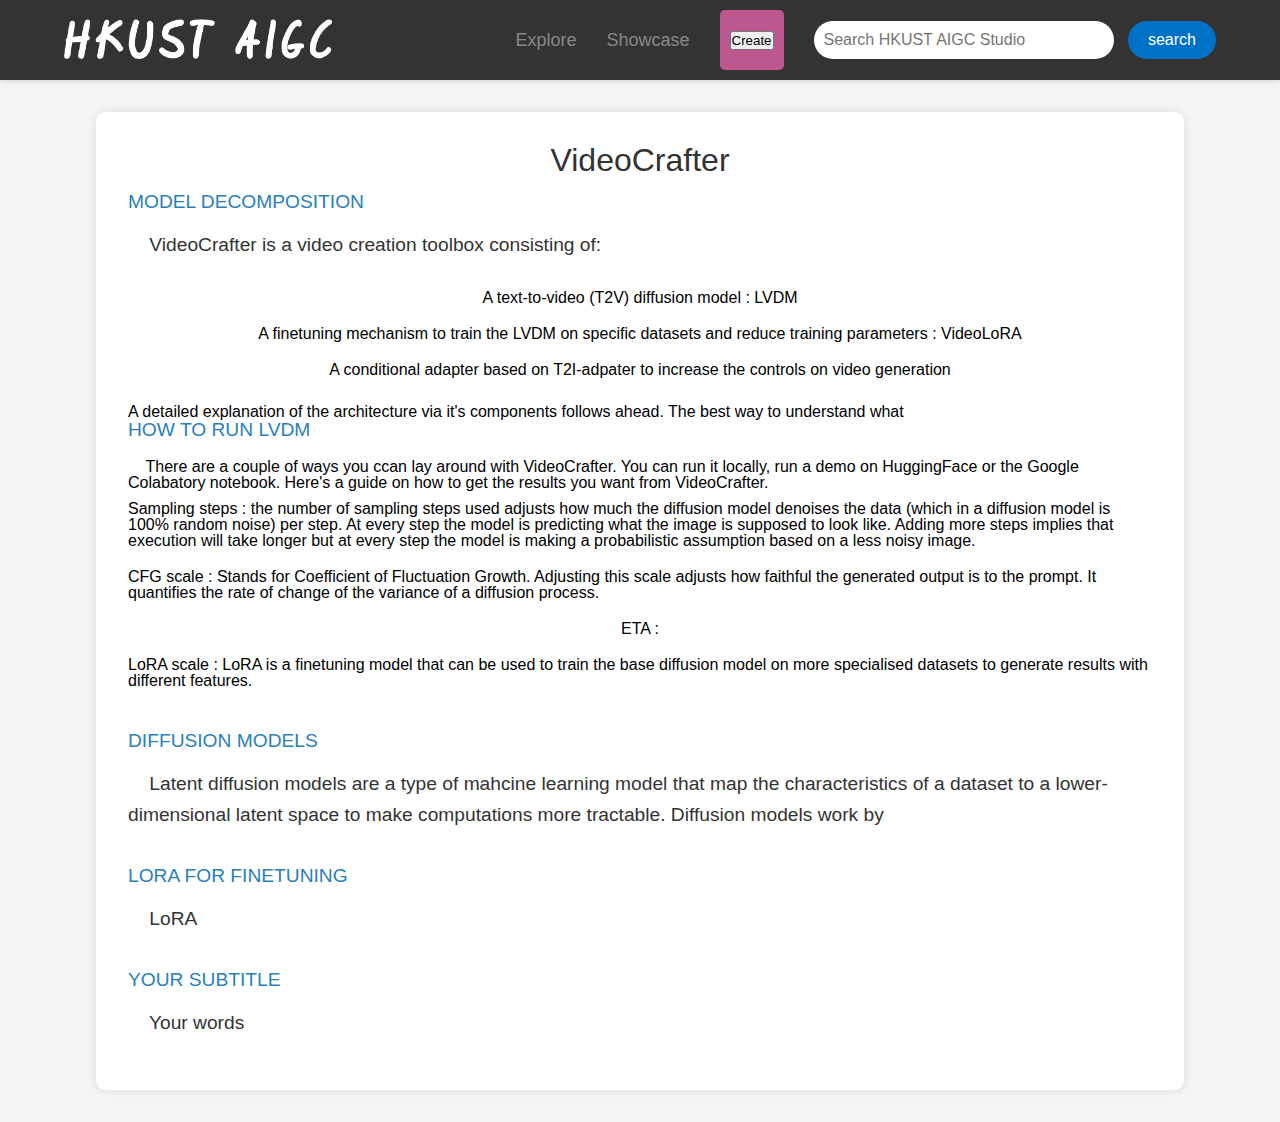
<file: videoCreators/tutorial1/index1.html>
<!DOCTYPE html>
<html lang = "en-us">

<head>
  <meta charset="utf-8">
  <meta name = "description" content="A studio that shows videos produced by generative AI">
  <meta name = "keywords" content="Generative AI,video,github">
  <meta name = "viewport" content="width=device-width, initial-scale=1.0, maximum-scale=1.0, user-scalable=yes">
  <title> HKUST AIGC Studio</title>

  <link rel = "stylesheet" href = "/css/reset.css">
  <link rel = "stylesheet" href = "/css/pageStyle.css">
  <link rel = "stylesheet" href = "/css/topbar.css">
  <link rel = "stylesheet" href = "/css/tutorial.css">
  <link rel = "stylesheet" href = "/css/videoSytle.css">
</head>

<body>
  
  <!--top navigation-->

  <div class = "topbar">

    <div class = "container clearfix">
      <!--logo-->

      <div class = "topbar-icon leftfix">
        <a href = "/"> <img class = "logo" src="/images/logo.png" alt="HKUST AIGC logo"> </a>
      </div>

      <!--navigation-->

      <div class = "topbar-navigation rightfix">
        <ul class = "list clearfix">
          <li> 
            <a href= "/explore"> Explore</a> 
          </li>
          <li> 
            <a href="/showcase" > Showcase </a> 
          </li>
        </ul>

        <div class = "Creator">
          <a href="/videoCreators"> 
            <button> Create </button>
          </a> 
        </div>

        <div class = "searchBox">
          <form action = "/search/creations/">
            <input type = "text" name = "searchText" placeholder = "Search HKUST AIGC Studio">
            <button> search </button>
          </form> 
        </div>
        
      </div>

    </div>
  </div>

  <!--Never modify the above code to avoid ruining the website-->

  <div class = "tutorial">

    <!--The following is what you need to modify-->
    <!--This a template which contains title, subtitle and text part of your article-->
    <!---->

     <div class = "tutorial">

    <!--The following is what you need to modify-->
    <!--This a template which contains title, subtitle and text part of your article-->
    <!---->

    <article> 
      <h2 class = "Title"> VideoCrafter </h2>

      <!--The following includes a subtitle and a text-->
      <h3 class = "Subtitle"> 
        <span> Model decomposition</span>
      </h3>
      <p class = "Text"> 
        <span> 
          <!-- &nbsp is a character entity reference that stands for "non-breaking space."-->
          &nbsp; &nbsp; VideoCrafter is a video creation toolbox consisting of:
            <ul>
                <li> A text-to-video (T2V) diffusion model : LVDM  
                <li> A finetuning mechanism to train the LVDM on specific datasets and reduce training parameters : VideoLoRA 
                <li> A conditional adapter based on T2I-adpater to increase the controls on video generation
            </ul>
          A detailed explanation of the architecture via it's components follows ahead. The best way to understand what 
        <br>
        <h3 class = "Subtitle"> <!-- Amadika : Add subsection to the stylesheet if you want --> 
            <span> How to Run LVDM </span>
        </h4>
          &nbsp; &nbsp; There are a couple of ways you ccan lay around with VideoCrafter. You can run it locally, run a demo on HuggingFace or
          the Google Colabatory notebook.
          Here's a guide on how to get the results you want from VideoCrafter. 
    
          <ul>
              <li>
                Sampling steps : the number of sampling steps used adjusts how much the diffusion model denoises the data (which in a diffusion model is 100% random noise) per step. At every step the model is predicting what the image is supposed to look like. Adding more steps implies that execution will take longer but at every step the model is making a probabilistic assumption based on a less noisy image.
              </li>
            <!-- Mention in the paper where this comes up when you're talking about variance in the diffusion process -->
              <li> CFG scale : Stands for Coefficient of Fluctuation Growth. Adjusting this scale adjusts how faithful the generated output is to the prompt. It quantifies the rate of change of the variance of a diffusion process. 
            <div class = "video-grid>
              <video src = /videos/teddy_bear_playing_piano_high_definition_4k_1.mp4" alt = "1 Sampling Step">
            </div>
              </li> 
              <li> ETA : </li>
              <li> LoRA scale : LoRA is a finetuning model that can be used to train the base diffusion model on more specialised datasets to generate results with different features.  </li>
          </ul>

        </span>
      </p>

      <br> <!--It is used to create a line break or a new line-->

      <h3 class = "Subtitle">
        <span> Diffusion models </span>
      </h3>
      <p class = "Text">
        <span>
          &nbsp; &nbsp; Latent diffusion models are a type of mahcine learning model that map the characteristics of a dataset to a lower-dimensional latent space 
          to make computations more tractable. 
          Diffusion models work by 
        </span>
      </p>

      <br>

      <h3 class = "Subtitle">
        <span> LoRA for finetuning </span>
      </h3>
      <p class = "Text">
        <span>
          &nbsp; &nbsp; LoRA 
        </span>
      </p>
      
      <!--
        You can use the below code part to show your demo videos in the sytle that the website adopts
      -->
      
      <!-- <div class = "video-grid">
        <div class ="video-item">
          <video src="your_video1.mp4" alt="Video 1" controls>
        </div>
            
        <div class ="video-item">
          <video src="your_video2.mp4" alt="Video 2" controls>
        </div>
      </div> -->

      <br>
      
      <h3 class = "Subtitle">
        <span> Your Subtitle </span>
      </h3>
      <p class = "Text">
        <span>
          &nbsp; &nbsp; Your words
        </span>
      </p>

      <!--It' s up to you to write more-->

    </article>

  </div>
</body>
</file>
<file: css/pageStyle.css>
* {
  margin: 0;
  padding: 0;
  box-sizing: border-box;
}

body {
  font-family: Arial, sans-serif;
  background-color: #f4f4f4;
  justify-content: center;
  align-items: center;
}

/* Style the container */
.container {
  max-width: 90%;
  margin: 0 auto;
  height: 100%;
  display: flex;
  justify-content: space-between;
}

.page {
  padding: 100px 0;
  text-align: center;
}

.page-title h1 {
  text-align: center;
  font-size: 23px;
  margin-bottom: 15px;
  color: rgb(155, 140, 140)
}

.title {
  color: black;
  font-size: 35px;
  margin-bottom: 13px;
}
</file>
<file: css/index.css>
/* Style the promotion container */
.promotion {
  padding: 50px;
  text-align: center;
  box-shadow: 0px 0px 10px rgba(0, 0, 0, 0.1);
  border-radius: 5px;
  margin-bottom: 50px;
  width: 100%;
  height: 90%;
  position: fixed;
  background-image: url('/images/bg.jpg');
}

/* Style the promotional page */
.promotional-page {
  background-size: cover;
  background-position: center;
  padding: 50px;
  box-shadow: 0px 0px 10px rgba(0, 0, 0, 0.1);
  border-radius: 5px;
}

/* Style the promotional words */
.promotional-words {
  max-width: 800px;
  margin: 0 auto;
}

/* Style the title */
.promotional-words .title {
  color: #333;
  font-size: 2rem;
  font-weight: bold;
}

/* Style the slogan */
.promotional-words .slogan {
  color: #9a4040;
  font-size: 1.2rem;
  margin-top: 20px;
}

/* Media queries for responsive design */
@media screen and (max-width: 768px) {
  .promotion {
    padding: 30px;
  }
  
  .promotion-page {
    padding: 30px;
  }
  
  .promotional-words .title {
    font-size: 1.5rem;
  }
  
  .promotional-words .slogan {
    font-size: 1rem;
  }
}
</file>
<file: css/topbar.css>
/* Style the topbar container */
.topbar {
  background-color: #333;
  height: 80px;
  box-shadow: 0px 2px 5px rgba(0, 0, 0, 0.1);
}

/* Style the topbar icon */
.topbar-icon {
  display: flex;
  align-items: center;
  height: 100%;
}

.topbar-icon.leftfix {
  margin-right: auto;
}

/* Style the logo */
.logo {
  height: 40px;
}

/* Style the topbar navigation */
.topbar-navigation {
  display: flex;
  align-items: center;
  height: 100%;
}

.topbar-navigation a {
  color: #888;
  text-decoration: none;
  font-size: 18px;
  display: inline-block;
  padding: 10px 0;
}

.topbar-navigation .Creator a{
  color: white;
  text-decoration: none;
  font-size: 18px;
  display: inline-block;
  padding: 10px 0;
}

/* Style the navigation list */
.list {
  list-style: none;
  margin: 0;
  padding: 0;
  display: flex;
  align-items: center;
}

/* Style the navigation list items */
.list li {
  margin-right: 30px;
}

/* Style the Creator */

.Creator {
  background-color: #cc2d84cc;
  color: white;
  padding: 10px;
  border-radius: 5px;
  position: relative;
  overflow: hidden;
}

.Creator::after {
  content: "";
  position: absolute;
  top: -50%;
  left: -50%;
  width: 200%;
  height: 200%;
  background-color: rgba(255, 255, 255, 0.2);
  transform: rotate(45deg);
  z-index: 1;
  animation: pulse 1.5s ease-out;
}

.Creator a {
  position: relative;
  z-index: 2;
}

@keyframes pulse {
  from {
    transform: scale(0);
    opacity: 1;
  }
  to {
    transform: scale(2);
    opacity: 0;
  }
}

/* Style the search box */
.searchBox {
  margin-left: 30px;
}

/* Style the search input */
.searchBox input[type="text"] {
  border: none;
  padding: 10px;
  font-size: 16px;
  border-radius: 20px;
  width: 300px;
}

/* Style the search button */
.searchBox button {
  background-color: #0072c6;
  color: #fff;
  border: none;
  padding: 10px 20px;
  font-size: 16px;
  border-radius: 20px;
  margin-left: 10px;
}

/* Media queries for responsive design */
@media screen and (max-width: 768px) {
  .list li {
    margin-right: 20px;
  }
  .Creator, .searchBox {
    display: none;
  }
}
</file>
<file: css/style.css>
* {
  margin: 0;
  padding: 0;
  box-sizing: border-box;
}

body {
  font-family: Arial, sans-serif;
  background-color: #f4f4f4;
  justify-content: center;
  align-items: center;
}

/* Style the container */
.container {
  max-width: 1920px;
  margin: 0 auto;
  height: 100%;
  display: flex;
  justify-content: space-between;
}
</file>
<file: css/explore.css>
.container {
  padding: 0 15px;
}

/* Studio Title */
.explore {
  background-color: #333;
  color: #fff;
  padding: 20px 0;
}

.explore h1 {
  text-align: center;
  font-size: 32px;
  margin-bottom: 15px;
}

.title {
  color: #de45e0;
}

/* Filter Bar */
.filter-bar {
  display: flex;
  justify-content: center;
  background-color: #fff;
  padding: 15px 0;
  box-shadow: 0 2px 5px rgba(0, 0, 0, 0.1);
}

.tag-filter {
  display: flex;
}

.tag-filter button {
  background-color: #333;
  color: #fff;
  border: none;
  cursor: pointer;
  padding: 5px 10px;
  margin-right: 10px;
  font-size: 16px;
  transition: background-color 0.3s;
}

.tag-filter button.active,
.tag-filter button:hover {
  background-color: #259d6f;
}

/* Video Grid */
.video-grid {
  display: grid;
  grid-template-columns: repeat(4, 1fr);
  grid-gap: 20px;
  padding: 20px;
}

.video-item {
  background-color: #fff;
  padding: 15px;
  box-shadow: 0 2px 5px rgba(0, 0, 0, 0.1);
  text-align: center;
}

.video-item video {
  width: 100%;
  height: auto;
  max-height: 250px;
  object-fit: cover;
  margin-bottom: 10px;
}

.video-item h2 {
  font-size: 18px;
  margin-bottom: 10px;
}

/* Media queries for responsive design */
@media screen and (max-width: 1024px) {
  .video-item {
    width: 25%;
  }
}

@media screen and (max-width: 768px) {
  .video-item {
    width: 50%;
  }
}

@media screen and (max-width: 480px) {
  .video-item {
    width: 100%;
  }
}
</file>
<file: css/showcase.css>
.container {
  margin: 0 auto;
  padding: 20px;
}

p {
  color: #666;
  margin-bottom: 20px;
}

table {
  border-collapse: collapse;
  width: 75%;
  margin: 0 auto;
  box-shadow: 0 5px 20px rgba(0, 0, 0, 0.1);
  overflow: hidden;
  border-radius: 10px;
  margin-bottom: 50px;
  transition: box-shadow 0.3s ease;
  animation: fadeIn 1s;
}

th, td {
  text-align: center;
  padding: 20px;
  border: 1px solid #ddd;
  transition: all 0.3s ease-in-out;
  font-family: 'Roboto', sans-serif;
}

th {
  background: linear-gradient(to right, #6f99d4, #2a9ec1);
  color: #fff;
  text-transform: uppercase;
  letter-spacing: 1px;
}

td {
  background-color: #fff;
}

video {
  max-width: 60%;
  height: auto;
  display: block;
  margin: 0 auto;
  border-radius: 10px;
  box-shadow: 0 5px 15px rgba(0, 0, 0, 0.2);
  transition: transform 0.5s ease-in-out, box-shadow 0.5s ease-in-out;
}

td:hover {
  background-color: #f5f5f5;
  box-shadow: 0 5px 25px rgba(0, 0, 0, 0.1);
}

td:hover video {
  transform: scale(1.05);
  box-shadow: 0 5px 25px rgba(0, 0, 0, 0.3);
}

.video-grid a {
  color: #119379;
  text-decoration: none;
}

.video-grid a:hover {
  text-decoration: underline;
}

@keyframes fadeIn {
  from {
    opacity: 0;
  }
  to {
    opacity: 1;
  }
}
</file>
<file: css/videoSytle.css>
.video-item {
  text-align: center;
  background-color: #fff;
  box-shadow: 0 1px 3px rgba(0, 0, 0, 0.12), 0 1px 2px rgba(0, 0, 0, 0.24);
  padding: 15px;
  margin: 10px;
  width: calc(33% - 20px);
  min-width: 300px;
  height: 300px;
  transition: all 0.3s cubic-bezier(0.25, 0.8, 0.25, 1);
}

.video-item video {
  width: 100%;
  height: auto;
  max-height: 275px;
  object-fit: cover;
  margin-bottom: 10px;
}

.video-item:hover {
  box-shadow: 0 14px 28px rgba(0, 0, 0, 0.25), 0 10px 10px rgba(0, 0, 0, 0.22);
}
</file>
<file: css/videoCreators.css>
.creators {
  display: flex;
  flex-direction: column;
  align-items: center;
  gap: 2rem;
  padding: 2rem;
  border-radius: 1rem;
  background-color: #ffffff;
  box-shadow: 0 0.5rem 1rem rgba(0, 0, 0, 0.15);
}

.videoCrafter{
  width: 100%;
  margin-bottom: 1rem;
  position: relative;
}

.FateZeroEdit {
  width: 100%;
  margin-bottom: 1rem;
  position: relative;
  padding-top: 15%; /* 16:9 aspect ratio */
}

h2 {
  font-size: 1.5rem;
  font-weight: bold;
  text-align: center;
  margin-bottom: 1rem;
}

/* Style the Gradio app */
gradio-app {
  display: block;
  height: 500px;
}

/* Style the Gradio app iframe */
gradio-app iframe {
  width: 100%;
  height: 100%;
  border: none;
}

iframe {
  position: absolute;
  top: 0;
  left: 0;
  width: 100%;
  height: 100%;
}

/* Media queries for responsive design */
@media screen and (max-width: 768px) {
  gradio-app {
    height: 400px;
  }
}
</file>
<file: css/search.css>
/* Style for the search function input box */
.searchVideo-box {
  display: flex;
  justify-content: center;
  align-items: center;
  background-color: #fff;
  padding: 10px;
  border-radius: 50px;
  width: 50%;
  margin-left: 25%;
  box-shadow: 0px 3px 10px rgba(0, 0, 0, 0.1);
}



.searchVideo-box input[type="search"] {
  width: 100%;
  font-size: 16px;
  padding: 20px;
  border-radius: 20px;
  border: none;
}

.searchBox input[type="text"]::placeholder {
  opacity: 0.5;
}

.searchVideo-box button {
  margin-left: 10px;
  padding: 10px;
  border: none;
  border-radius: 5px;
  background-color: #ff5a60b4;
  cursor: pointer;
}

.searchVideo-box button:disabled {
  background-color: #ccc;
  cursor: default;
}

/* Style for the search function icon */
.search-icon {
  display: flex;
  justify-content: center;
  align-items: center;
  margin-right: 5px;
}

.mdi-icon path {
  fill: #fff;
}
</file>
<file: css/tutorial.css>
.tutorial {
  display: flex;
  justify-content: center;
  align-items: center;
}

.tutorial article {
  background-color: #fff;
  padding: 2em;
  margin: 2em;
  border-radius: 10px;
  box-shadow: 0 0 10px rgba(0,0,0,0.1);
  width: 85%;
}

.tutorial .Title {
  color: #333;
  font-size: 2em;
  margin-bottom: 0.5em;
  text-align: center;
}

.tutorial .Author {
  font-size: 1em;
  margin-bottom: 0.5em;
  text-align: center;
} 

.tutorial .Subtitle span {
  display: block;
  color: #2980b9;
  font-size: 1.2em;
  margin-bottom: 1em;
  text-transform: uppercase;
}

.tutorial .Text span {
  display: block;
  color: #333;
  line-height: 1.6;
  font-size: 1.2em;
  margin-bottom: 1em;
}

.tutorial .Text a {
  color: #2980b9;
  text-decoration: none;
  font-weight: bold;
}

.tutorial .Text a:hover {
  color: #3498db;
}

.tutorial ul {
  list-style-type: none;
  padding: 0;
  margin: 0;
  display: flex;
  flex-direction: column;
  align-items: center;
  margin-bottom: 1em;
}

.tutorial li {
  margin: 10px 0;
}

.video-grid {
  margin-left: 10%;
  display: grid;
  grid-template-columns: repeat(3, 1fr);
}

video {
  max-width: 100%;
  height: auto;
}
</file>
